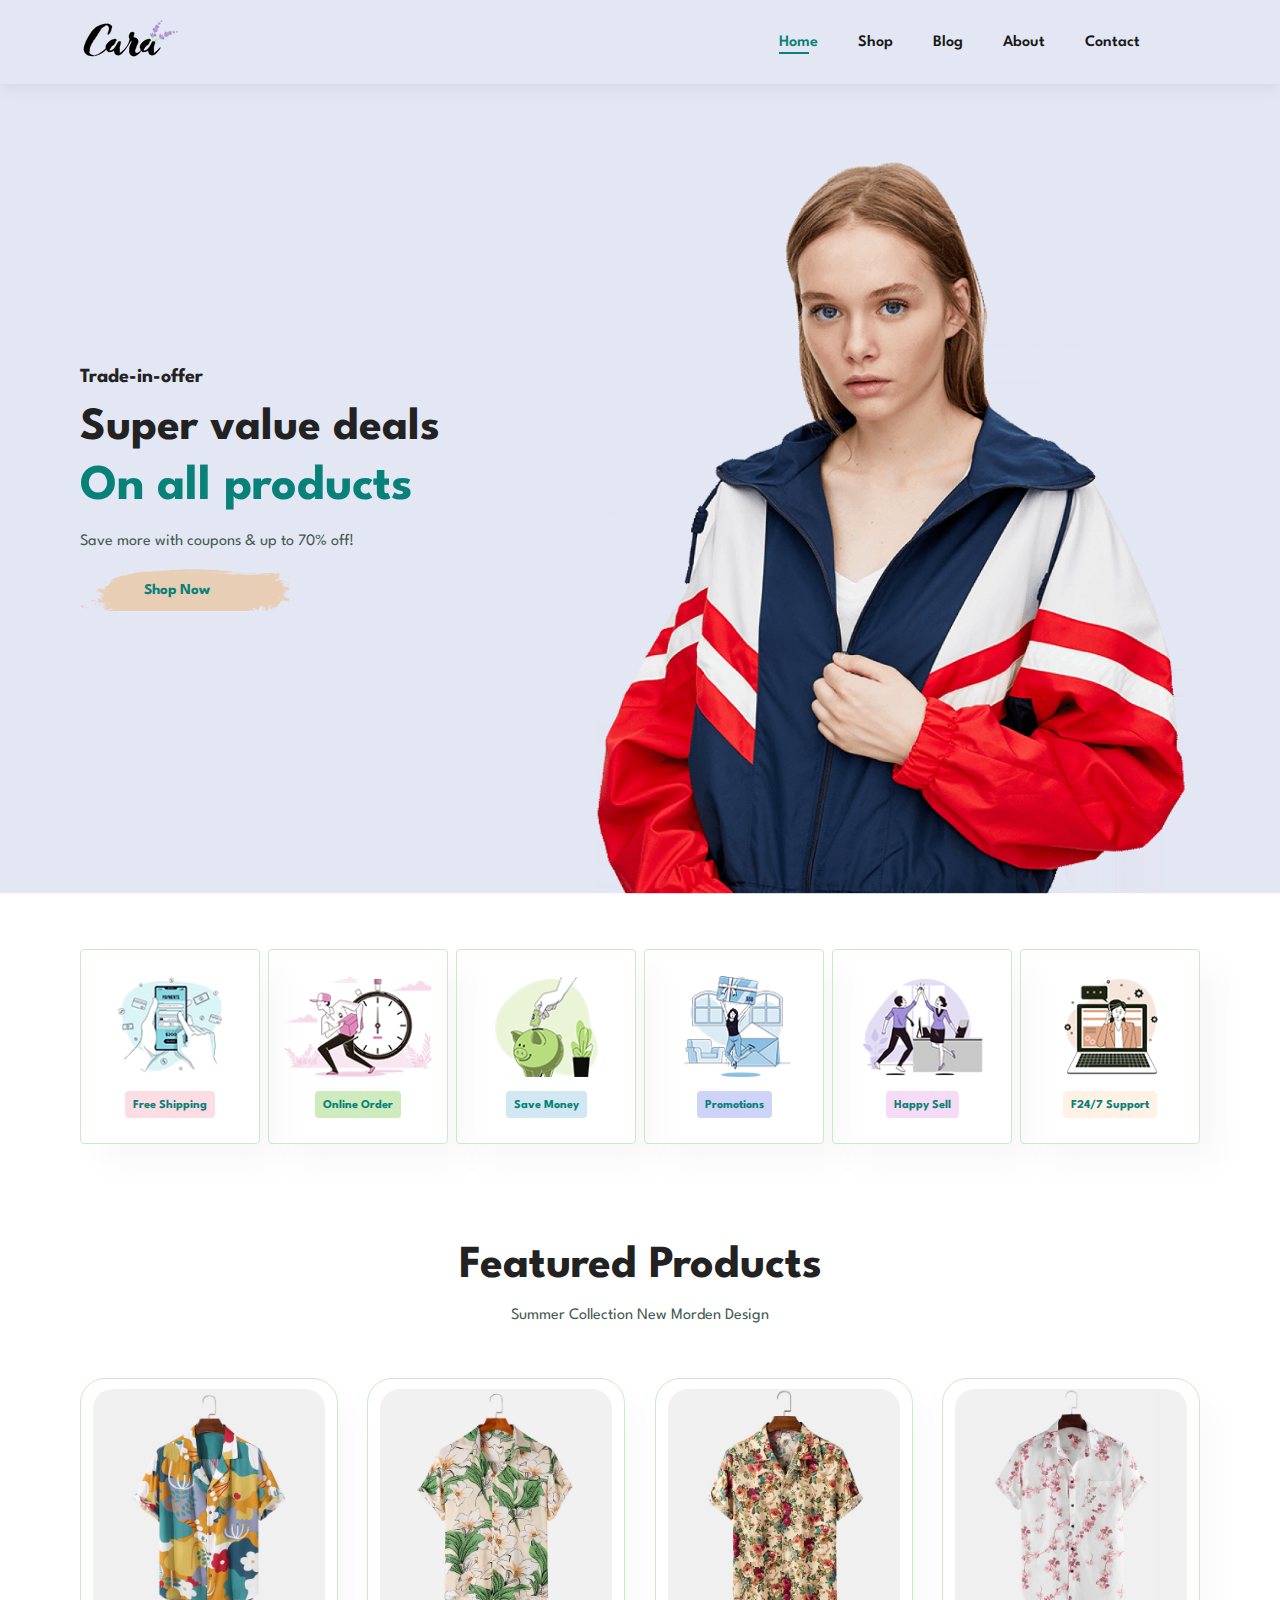
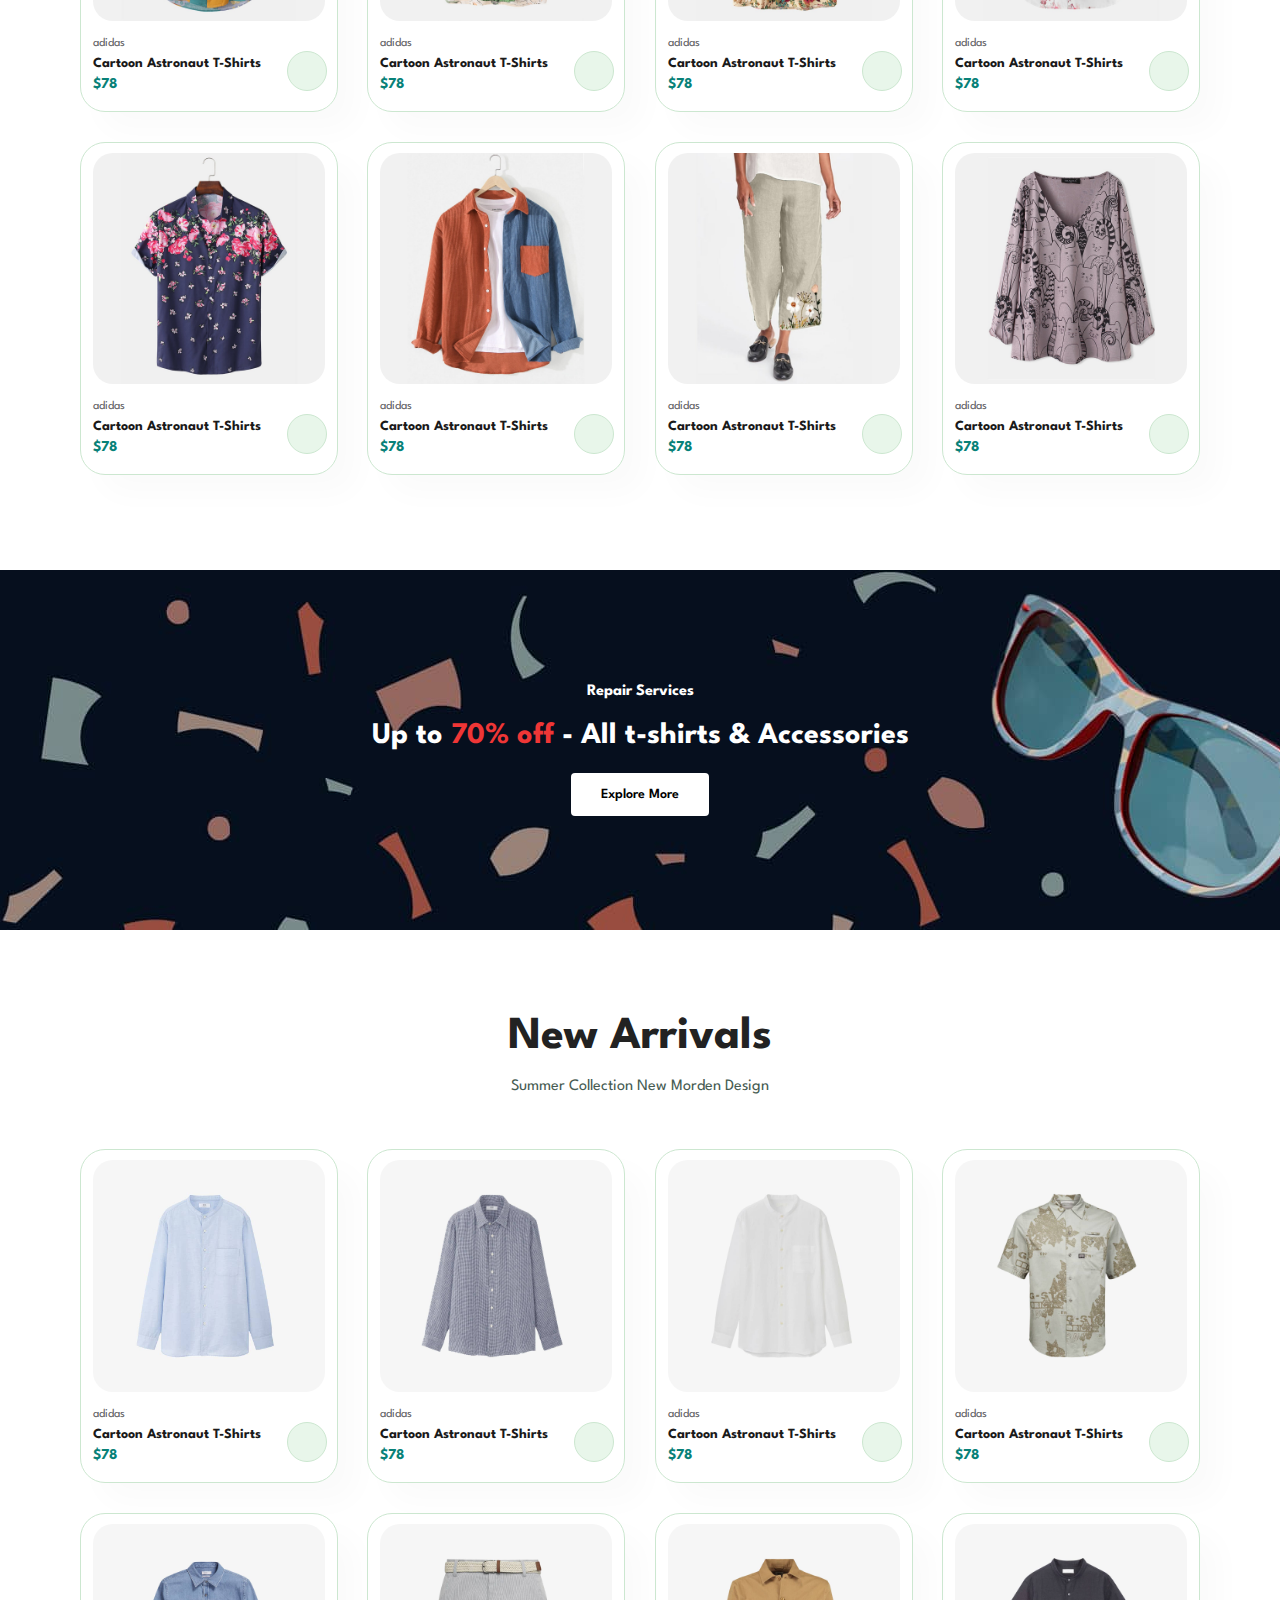
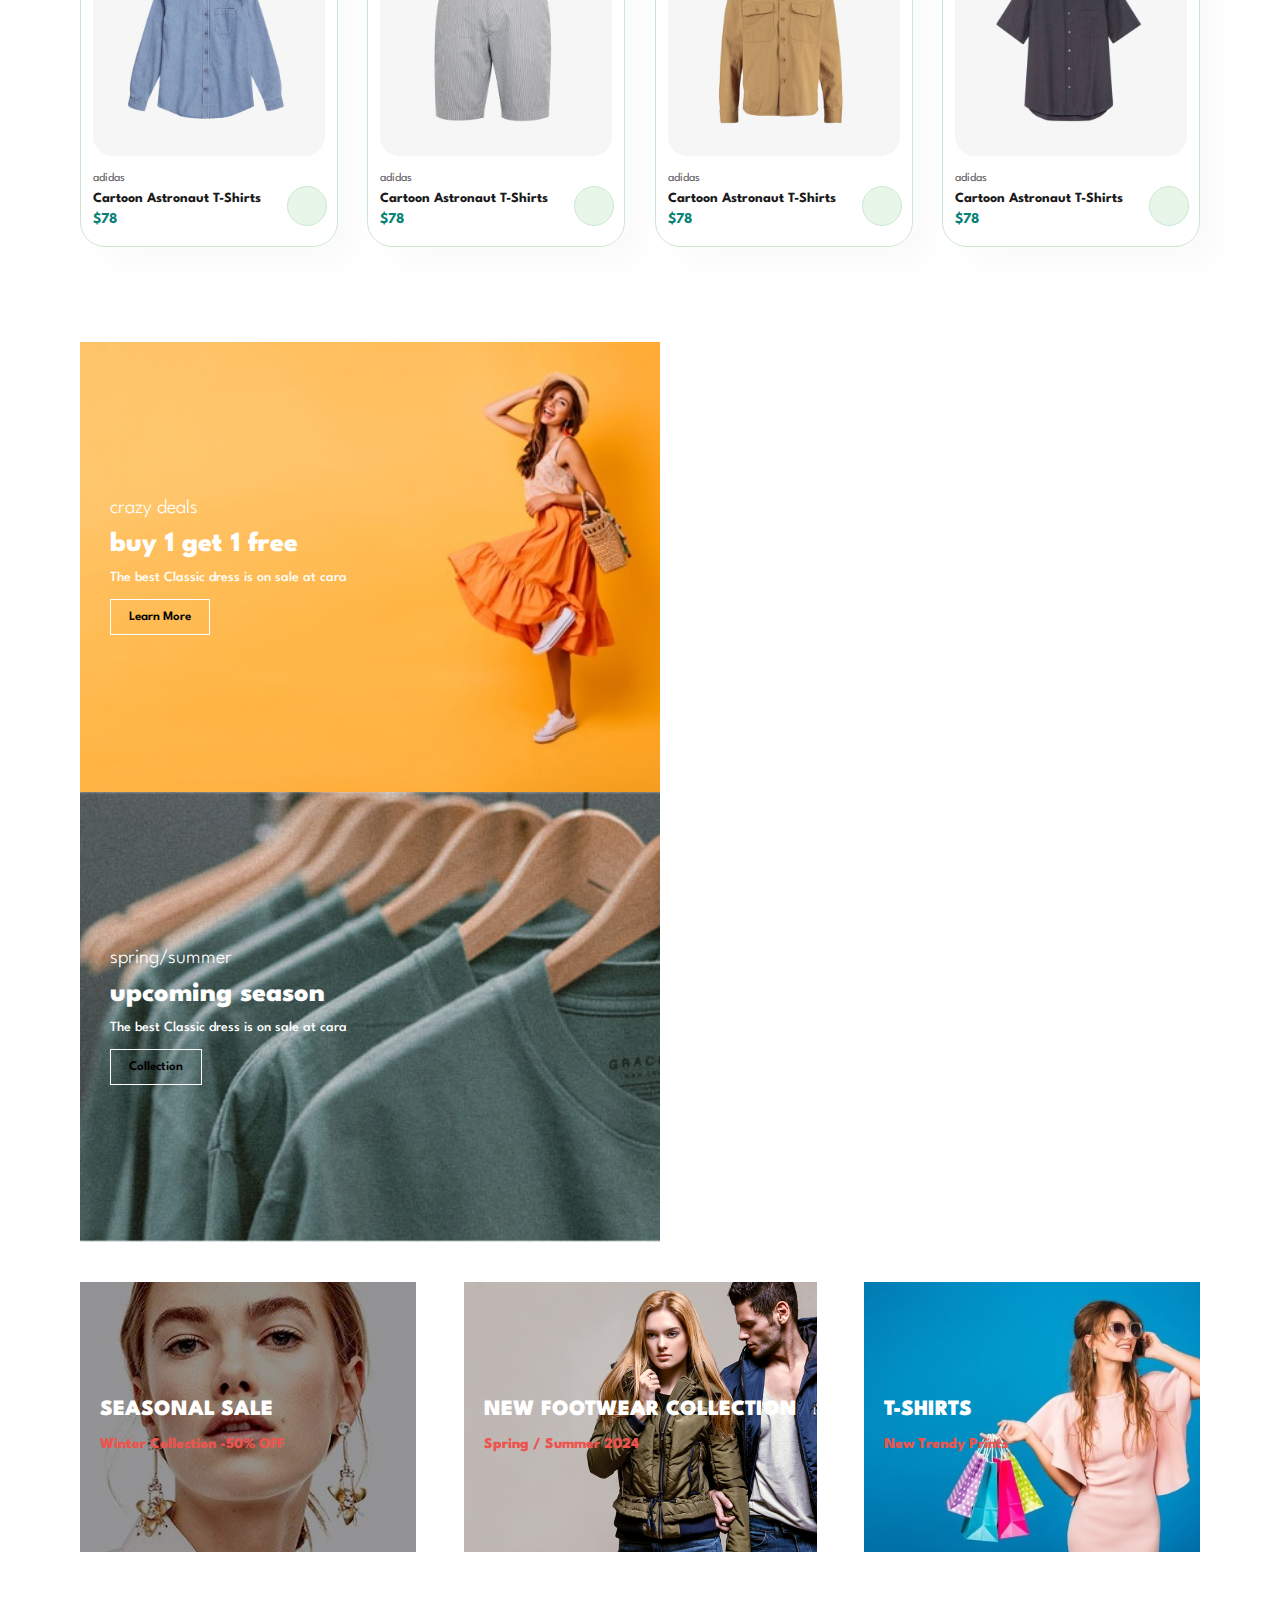
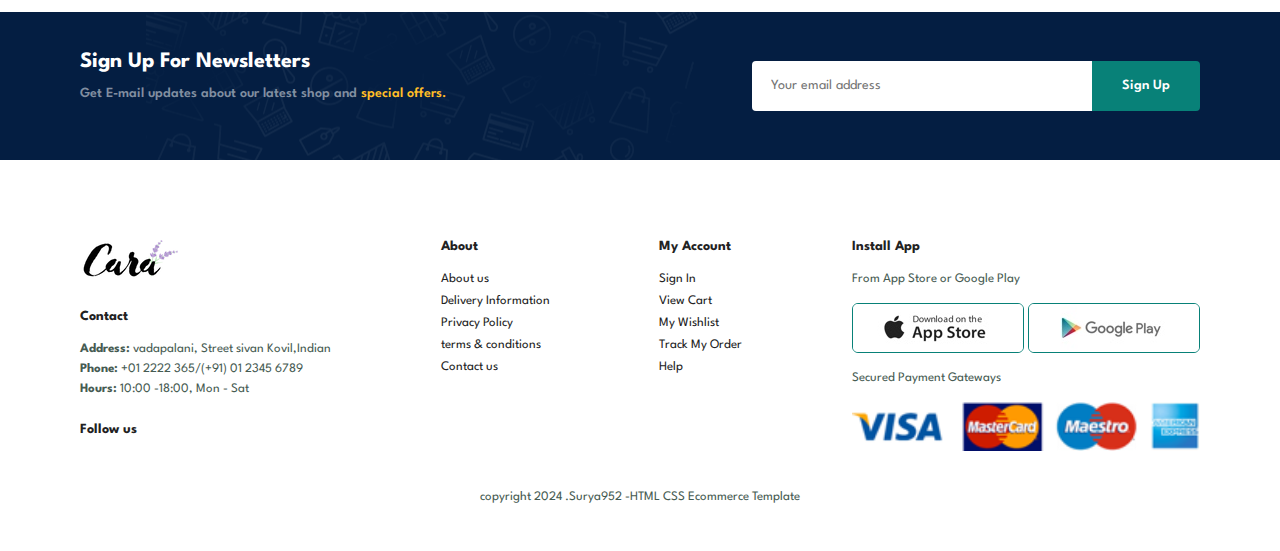
<file: E-commerce/index.html>
<!DOCTYPE html>
<html lang="en">
<head>
    <meta charset="UTF-8">
    <meta name="viewport" content="width=device-width, initial-scale=1.0">
    <title>Surya 952 Ecommerce</title>
    <link rel="stylesheet" href="https://cdnjs.cloudflare.com/ajax/libs/font-awesome/6.7.1/css/all.min.css" integrity="sha512-5Hs3dF2AEPkpNAR7UiOHba+lRSJNeM2ECkwxUIxC1Q/FLycGTbNapWXB4tP889k5T5Ju8fs4b1P5z/iB4nMfSQ==" crossorigin="anonymous" referrerpolicy="no-referrer" />
    <link rel="stylesheet" href="./style.css">
</head>
<body>
    <section id="header">
        <a href="#"><img src="./img/logo.png" class="logo"alt=""></a>
        <div>
            <ul id="navbar">
                <li><a class="active" href="index.html">Home</a></li>
                <li><a href="shop.html">Shop</a></li>
                <li><a href="blog.html">Blog</a></li>
                <li><a href="about.html">About</a></li>
                <li><a href="contact.html">Contact</a></li>
                <li id="lg-bag"><a href="cart.html"><i class="fa-solid fa-cart-shopping"></i></a></li>
                <a href="#" id="close"><i class="fa-solid fa-xmark"></i></a>
            </ul>
        </div>
        <div id="mobile">
            
            <a href="cart.html"><i class="fa-solid fa-cart-shopping"></i></a>
            <i id="bar" class="fas fa-outdent"></i> 

        </div>
    </section>

    <section id="hero">
        <h4>Trade-in-offer</h4>
        <h2>Super value deals</h2>
        <h1>On all products</h1>
        <p>Save more with coupons & up to 70% off!</p>
        <button>Shop Now</button>
    </section>

    <section id="feature" class="section-p1">
        <div class="fe-box">
            <img src="./img/features/f1.png" alt="">
            <h6>Free Shipping</h6>
        </div>
        <div class="fe-box">
            <img src="./img/features/f2.png" alt="">
            <h6>Online Order</h6>
        </div>
        <div class="fe-box">
            <img src="./img/features/f3.png" alt="">
            <h6>Save Money</h6>
        </div>
        <div class="fe-box">
            <img src="./img/features/f4.png" alt="">
            <h6>Promotions</h6>
        </div>
        <div class="fe-box">
            <img src="./img/features/f5.png" alt="">
            <h6>Happy Sell</h6>
        </div>
        <div class="fe-box">
            <img src="./img/features/f6.png" alt="">
            <h6>F24/7 Support</h6>
        </div> 
    </section>

    <section id="product1" class="section-p1">
        <h2>Featured Products</h2>
        <p>Summer Collection New Morden Design</p>
        <div class="pro-container">
            <div class="pro" onclick="window.location.href='sproduct.html';">
                <img src="./img/products/f1.jpg" alt="">
                <div class="des">
                    <span>adidas</span>
                    <h5>Cartoon Astronaut T-Shirts</h5>
                    <div class="star">
                    <i class="fas fa-star"></i>
                    <i class="fas fa-star"></i>
                    <i class="fas fa-star"></i>
                    <i class="fas fa-star"></i>
                    <i class="fas fa-star"></i>
                </div>
                <h4>$78</h4>
            </div>
            <a href="#"><i class="fa-solid fa-cart-shopping cart"></i></a>
            </div>
            <div class="pro" onclick="window.location.href='sproduct.html';">
                <img src="./img/products/f2.jpg" alt="">
                <div class="des">
                    <span>adidas</span>
                    <h5>Cartoon Astronaut T-Shirts</h5>
                    <div class="star">
                    <i class="fas fa-star"></i>
                    <i class="fas fa-star"></i>
                    <i class="fas fa-star"></i>
                    <i class="fas fa-star"></i>
                    <i class="fas fa-star"></i>
                </div>
                <h4>$78</h4>
            </div>
            <a href="#"><i class="fa-solid fa-cart-shopping cart"></i></a>
            </div>
            <div class="pro" onclick="window.location.href='sproduct.html';">
                <img src="./img/products/f3.jpg" alt="">
                <div class="des">
                    <span>adidas</span>
                    <h5>Cartoon Astronaut T-Shirts</h5>
                    <div class="star">
                    <i class="fas fa-star"></i>
                    <i class="fas fa-star"></i>
                    <i class="fas fa-star"></i>
                    <i class="fas fa-star"></i>
                    <i class="fas fa-star"></i>
                </div>
                <h4>$78</h4>
            </div>
            <a href="#"><i class="fa-solid fa-cart-shopping cart"></i></a>
            </div>
            <div class="pro" onclick="window.location.href='sproduct.html';">
                <img src="./img/products/f4.jpg" alt="">
                <div class="des">
                    <span>adidas</span>
                    <h5>Cartoon Astronaut T-Shirts</h5>
                    <div class="star">
                    <i class="fas fa-star"></i>
                    <i class="fas fa-star"></i>
                    <i class="fas fa-star"></i>
                    <i class="fas fa-star"></i>
                    <i class="fas fa-star"></i>
                </div>
                <h4>$78</h4>
            </div>
            <a href="#"><i class="fa-solid fa-cart-shopping cart"></i></a>
            </div>
            <div class="pro" onclick="window.location.href='sproduct.html';">
                <img src="./img/products/f5.jpg" alt="">
                <div class="des">
                    <span>adidas</span>
                    <h5>Cartoon Astronaut T-Shirts</h5>
                    <div class="star">
                    <i class="fas fa-star"></i>
                    <i class="fas fa-star"></i>
                    <i class="fas fa-star"></i>
                    <i class="fas fa-star"></i>
                    <i class="fas fa-star"></i>
                </div>
                <h4>$78</h4>
            </div>
            <a href="#"><i class="fa-solid fa-cart-shopping cart"></i></a>
            </div>
            <div class="pro" onclick="window.location.href='sproduct.html';">
                <img src="./img/products/f6.jpg" alt="">
                <div class="des">
                    <span>adidas</span>
                    <h5>Cartoon Astronaut T-Shirts</h5>
                    <div class="star">
                    <i class="fas fa-star"></i>
                    <i class="fas fa-star"></i>
                    <i class="fas fa-star"></i>
                    <i class="fas fa-star"></i>
                    <i class="fas fa-star"></i>
                </div>
                <h4>$78</h4>
            </div>
            <a href="#"><i class="fa-solid fa-cart-shopping cart"></i></a>
            </div>
            <div class="pro" onclick="window.location.href='sproduct.html';">
                <img src="./img/products/f7.jpg" alt="">
                <div class="des">
                    <span>adidas</span>
                    <h5>Cartoon Astronaut T-Shirts</h5>
                    <div class="star">
                    <i class="fas fa-star"></i>
                    <i class="fas fa-star"></i>
                    <i class="fas fa-star"></i>
                    <i class="fas fa-star"></i>
                    <i class="fas fa-star"></i>
                </div>
                <h4>$78</h4>
            </div>
            <a href="#"><i class="fa-solid fa-cart-shopping cart"></i></a>
            </div>
            <div class="pro" onclick="window.location.href='sproduct.html';">
                <img src="./img/products/f8.jpg" alt="">
                <div class="des">
                    <span>adidas</span>
                    <h5>Cartoon Astronaut T-Shirts</h5>
                    <div class="star">
                    <i class="fas fa-star"></i>
                    <i class="fas fa-star"></i>
                    <i class="fas fa-star"></i>
                    <i class="fas fa-star"></i>
                    <i class="fas fa-star"></i>
                </div>
                <h4>$78</h4>
            </div>
            <a href="#"><i class="fa-solid fa-cart-shopping cart"></i></a>
            </div>
        </div>
    </section>

    <section id="banner" class="section-m1">
        <h4>Repair Services</h4>
        <h2>Up to <span>70% off</span> - All t-shirts & Accessories</h2>
        <button class="normal">Explore More</button>
    </section>

    <section id="product1" class="section-p1">
        <h2>New Arrivals</h2>
        <p>Summer Collection New Morden Design</p>
        <div class="pro-container">
            <div class="pro">
                <img src="./img/products/n1.jpg" alt="">
                <div class="des">
                    <span>adidas</span>
                    <h5>Cartoon Astronaut T-Shirts</h5>
                    <div class="star">
                    <i class="fas fa-star"></i>
                    <i class="fas fa-star"></i>
                    <i class="fas fa-star"></i>
                    <i class="fas fa-star"></i>
                    <i class="fas fa-star"></i>
                </div>
                <h4>$78</h4>
            </div>
            <a href="#"><i class="fa-solid fa-cart-shopping cart"></i></a>
            </div>
            <div class="pro">
                <img src="./img/products/n2.jpg" alt="">
                <div class="des">
                    <span>adidas</span>
                    <h5>Cartoon Astronaut T-Shirts</h5>
                    <div class="star">
                    <i class="fas fa-star"></i>
                    <i class="fas fa-star"></i>
                    <i class="fas fa-star"></i>
                    <i class="fas fa-star"></i>
                    <i class="fas fa-star"></i>
                </div>
                <h4>$78</h4>
            </div>
            <a href="#"><i class="fa-solid fa-cart-shopping cart"></i></a>
            </div>
            <div class="pro">
                <img src="./img/products/n3.jpg" alt="">
                <div class="des">
                    <span>adidas</span>
                    <h5>Cartoon Astronaut T-Shirts</h5>
                    <div class="star">
                    <i class="fas fa-star"></i>
                    <i class="fas fa-star"></i>
                    <i class="fas fa-star"></i>
                    <i class="fas fa-star"></i>
                    <i class="fas fa-star"></i>
                </div>
                <h4>$78</h4>
            </div>
            <a href="#"><i class="fa-solid fa-cart-shopping cart"></i></a>
            </div>
            <div class="pro">
                <img src="./img/products/n4.jpg" alt="">
                <div class="des">
                    <span>adidas</span>
                    <h5>Cartoon Astronaut T-Shirts</h5>
                    <div class="star">
                    <i class="fas fa-star"></i>
                    <i class="fas fa-star"></i>
                    <i class="fas fa-star"></i>
                    <i class="fas fa-star"></i>
                    <i class="fas fa-star"></i>
                </div>
                <h4>$78</h4>
            </div>
            <a href="#"><i class="fa-solid fa-cart-shopping cart"></i></a>
            </div>
            <div class="pro">
                <img src="./img/products/n5.jpg" alt="">
                <div class="des">
                    <span>adidas</span>
                    <h5>Cartoon Astronaut T-Shirts</h5>
                    <div class="star">
                    <i class="fas fa-star"></i>
                    <i class="fas fa-star"></i>
                    <i class="fas fa-star"></i>
                    <i class="fas fa-star"></i>
                    <i class="fas fa-star"></i>
                </div>
                <h4>$78</h4>
            </div>
            <a href="#"><i class="fa-solid fa-cart-shopping cart"></i></a>
            </div>
            <div class="pro">
                <img src="./img/products/n6.jpg" alt="">
                <div class="des">
                    <span>adidas</span>
                    <h5>Cartoon Astronaut T-Shirts</h5>
                    <div class="star">
                    <i class="fas fa-star"></i>
                    <i class="fas fa-star"></i>
                    <i class="fas fa-star"></i>
                    <i class="fas fa-star"></i>
                    <i class="fas fa-star"></i>
                </div>
                <h4>$78</h4>
            </div>
            <a href="#"><i class="fa-solid fa-cart-shopping cart"></i></a>
            </div>
            <div class="pro">
                <img src="./img/products/n7.jpg" alt="">
                <div class="des">
                    <span>adidas</span>
                    <h5>Cartoon Astronaut T-Shirts</h5>
                    <div class="star">
                    <i class="fas fa-star"></i>
                    <i class="fas fa-star"></i>
                    <i class="fas fa-star"></i>
                    <i class="fas fa-star"></i>
                    <i class="fas fa-star"></i>
                </div>
                <h4>$78</h4>
            </div>
            <a href="#"><i class="fa-solid fa-cart-shopping cart"></i></a>
            </div>
            <div class="pro">
                <img src="./img/products/n8.jpg" alt="">
                <div class="des">
                    <span>adidas</span>
                    <h5>Cartoon Astronaut T-Shirts</h5>
                    <div class="star">
                    <i class="fas fa-star"></i>
                    <i class="fas fa-star"></i>
                    <i class="fas fa-star"></i>
                    <i class="fas fa-star"></i>
                    <i class="fas fa-star"></i>
                </div>
                <h4>$78</h4>
            </div>
            <a href="#"><i class="fa-solid fa-cart-shopping cart"></i></a>
            </div>
        </div>
    </section>

    <section id="sm-banner" class="section-p1">
        <div class="banner-box">
            <h4>crazy deals</h4>
            <h2>buy 1 get 1 free</h2>
            <span>The best Classic dress is on sale at cara</span>
            <button class="white">Learn More</button>
        </div>
        <div class="banner-box banner-box2">
            <h4>spring/summer</h4>
            <h2>upcoming season</h2>
            <span>The best Classic dress is on sale at cara</span>
            <button class="white">Collection</button>
        </div>
    </section>

    <section id="banner3">
        <div class="banner-box">
            <h2>SEASONAL SALE</h2>
            <h3>Winter Collection -50% OFF </h3>
        </div>
        <div class="banner-box banner-box2">
            <h2>NEW FOOTWEAR COLLECTION</h2>
            <h3>Spring / Summer 2024 </h3>
        </div>
        <div class="banner-box banner-box3">
            <h2>T-SHIRTS</h2>
            <h3>New Trendy Prints</h3>
        </div>

    </section>

    <section id="newsletter" class="section-p1 section-m1">
        <div class="newstext">
            <h4>Sign Up For Newsletters</h4>
            <p>Get E-mail updates about our latest shop and <span>special offers.</span></p>
        </div>
        <div class="form">
            <input type="text" placeholder="Your email address">
            <button class="normal">Sign Up</button>
        </div>
    </section>

    <footer class="section-p1">
        <div class="col">
            <img class="logo"  src="./img/logo.png" alt="" width="140">
            <h4>Contact</h4>
            <p><strong>Address:</strong>  vadapalani, Street sivan Kovil,Indian</p>
            <p><strong>Phone: </strong> +01 2222 365/(+91) 01 2345 6789</p>
            <p><Strong>Hours: </Strong> 10:00 -18:00, Mon - Sat</p>
            
                <div class="follow">
                    <h4>Follow us</h4>
                    <div class="icon">
                        <i class="fab fa-facebook-f"></i>
                        <i class="fab fa-twitter"></i>
                        <i class="fab fa-instagram"></i>
                        <i class="fab fa-pinterest"></i>
                        <i class="fab fa-youtube"></i>
                </div>
            </div>
        </div>
        <div class="col">
            <h4>About</h4>
            <a href="#">About us</a>
            <a href="#">Delivery Information</a>
            <a href="#">Privacy Policy</a>
            <a href="#">terms & conditions</a>
            <a href="#">Contact us</a>

        </div>
        <div class="col">
            <h4>My Account</h4>
            <a href="#">Sign In</a>
            <a href="#">View Cart</a>
            <a href="#">My Wishlist</a>
            <a href="#">Track My Order</a>
            <a href="#">Help</a>

        </div>
        <div class="col install">
            <h4>Install App</h4>
            <p>From App Store or Google Play</p>
            <div class="row">
                <img src="./img/pay/app.jpg" alt="">
                <img src="./img/pay/play.jpg" alt="">

            </div>
            <p>Secured Payment Gateways</p>
            <img src="./img/pay/pay.png" alt="">
        </div>


        <div class="copyright">
            <p>copyright 2024 .Surya952 -HTML CSS Ecommerce Template</p>
        </div>
        
    </footer>



    
    <script src="script.js"></script>
    
</body>
</html>
</file>
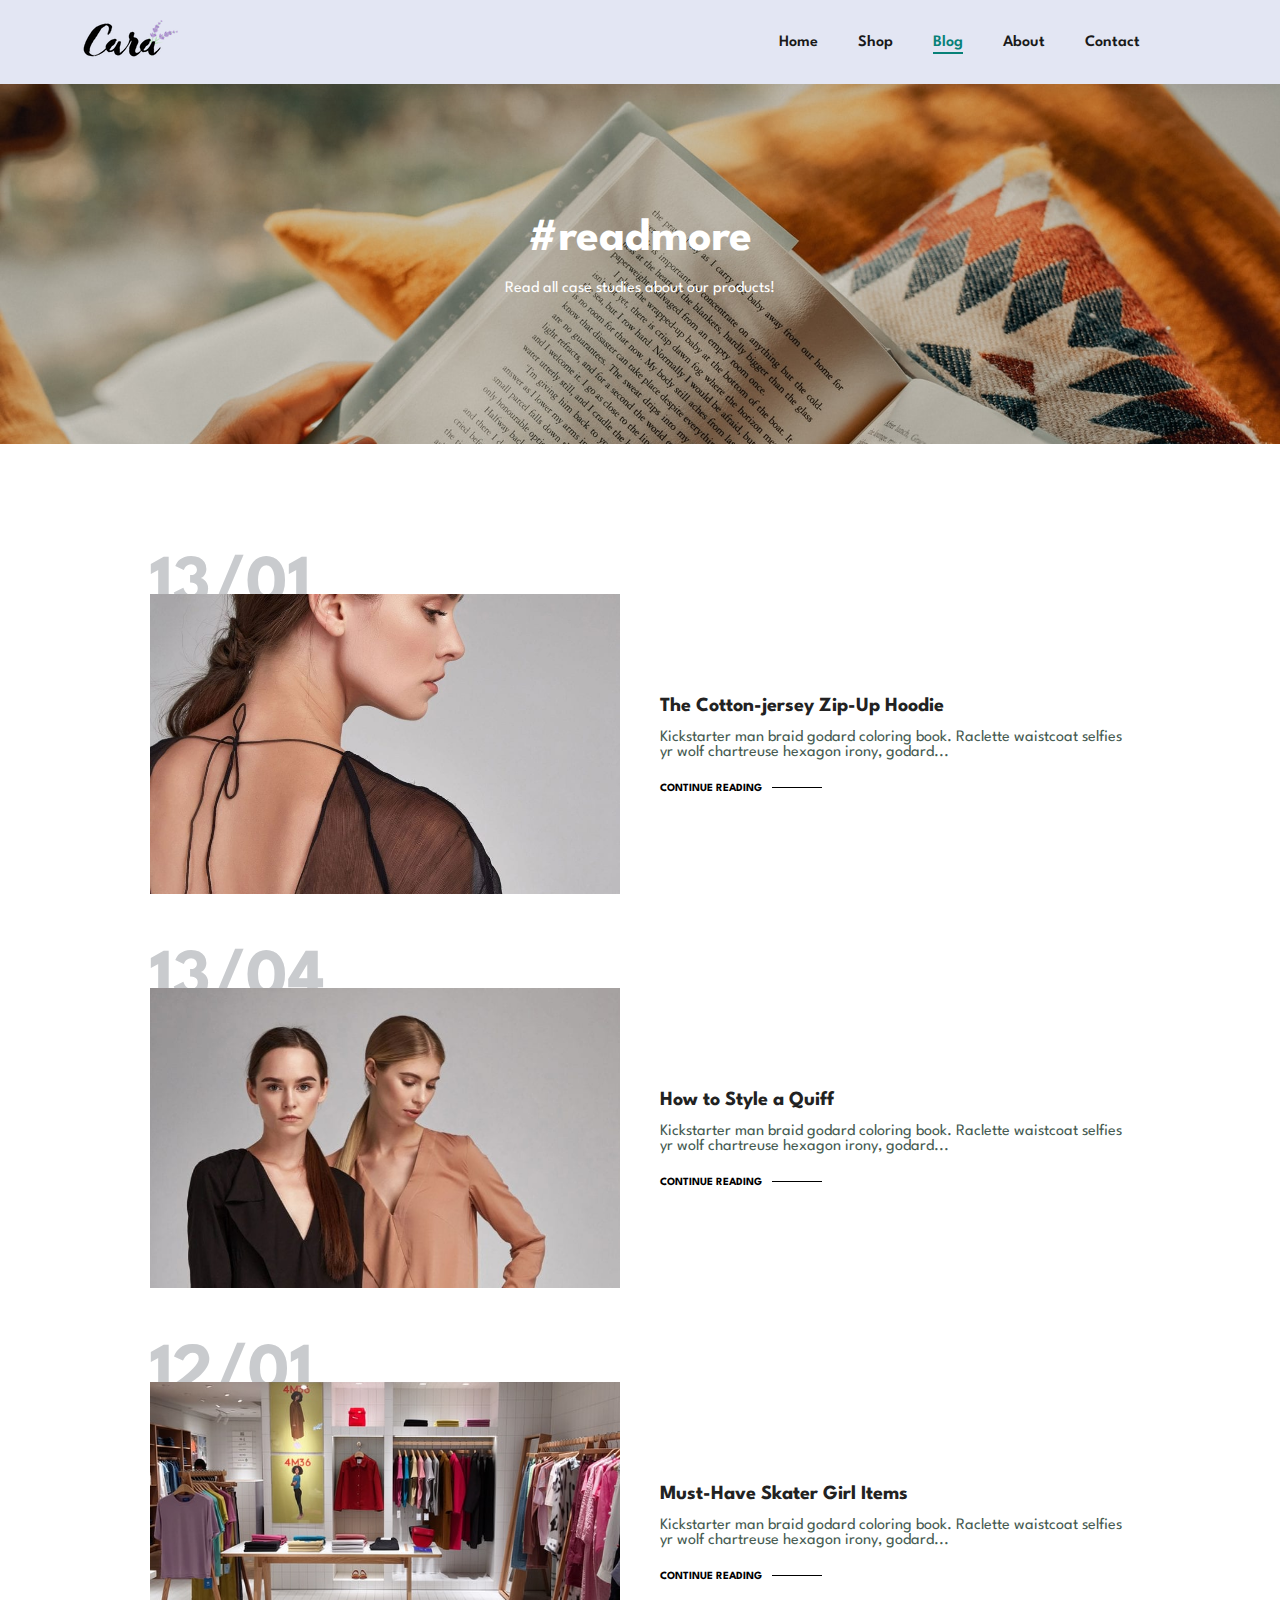
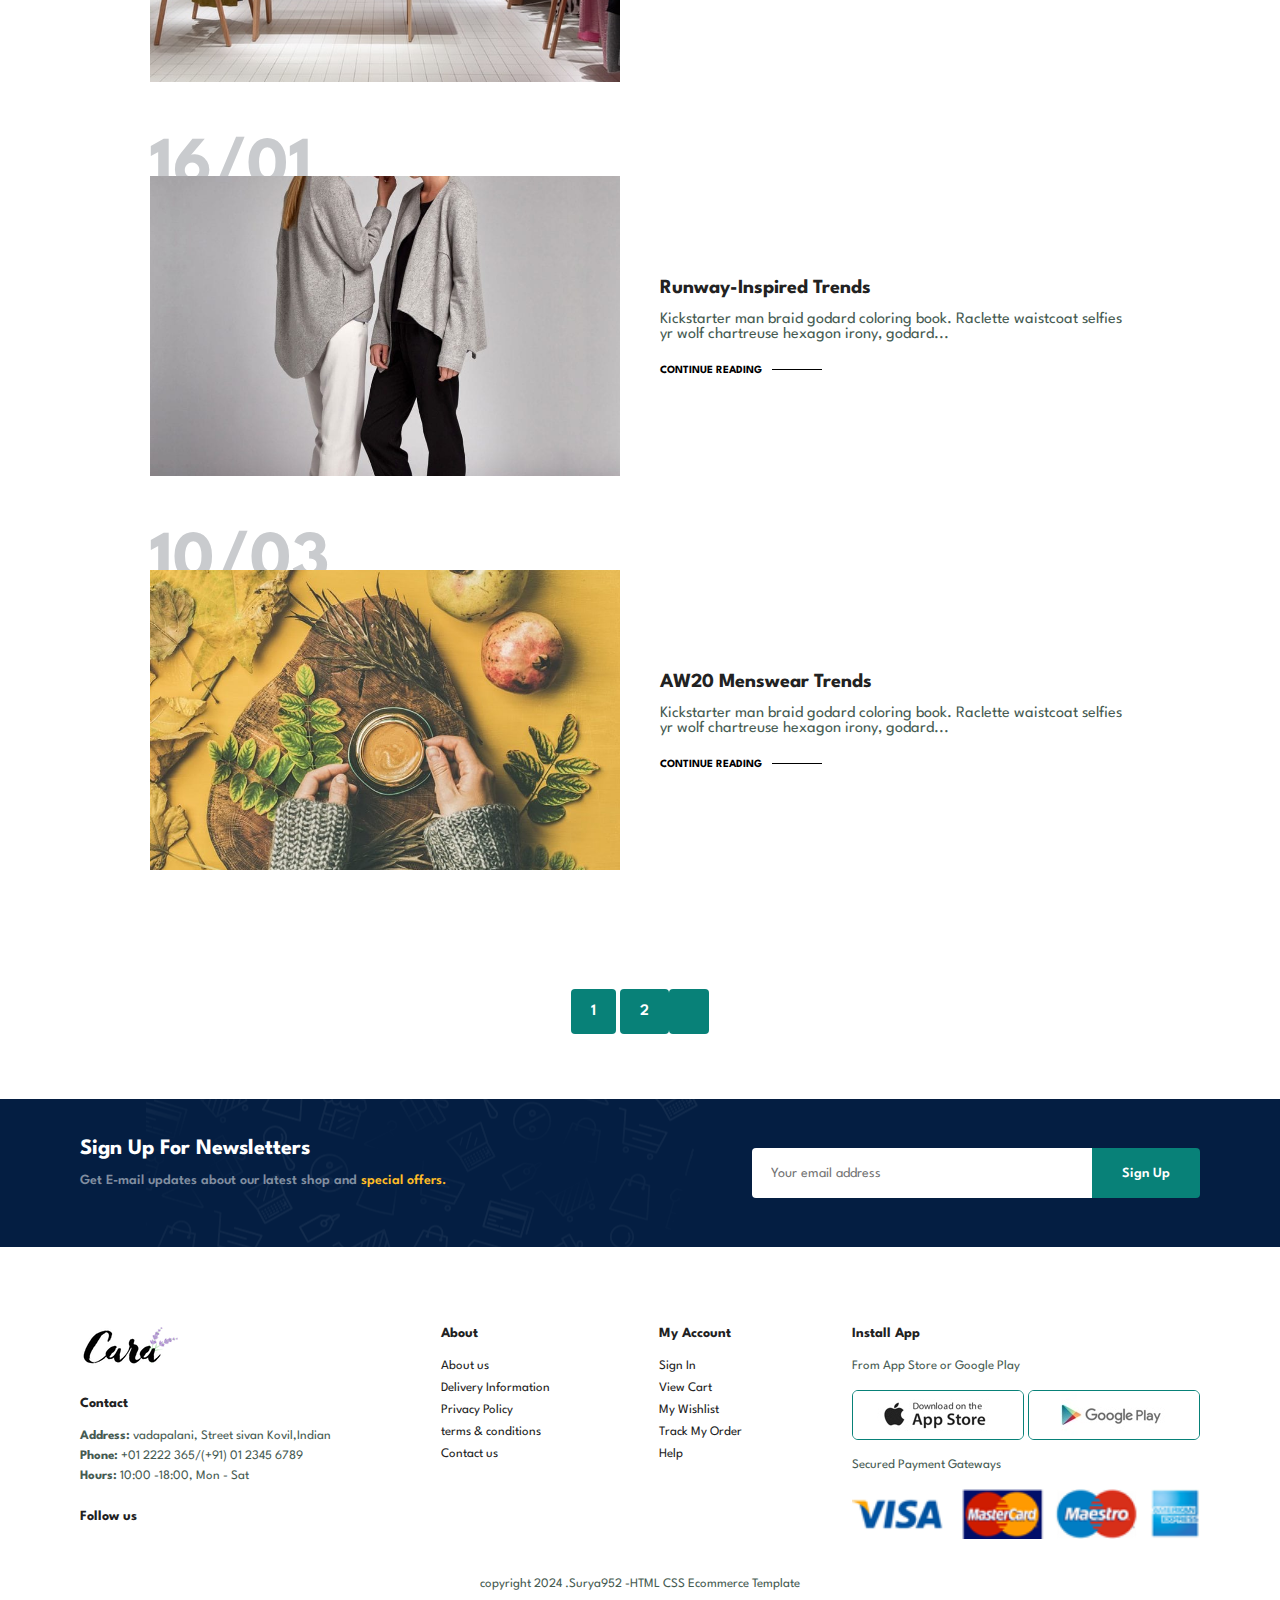
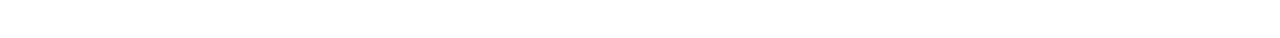
<file: E-commerce/blog.html>
<!DOCTYPE html>
<html lang="en">
<head>
    <meta charset="UTF-8">
    <meta name="viewport" content="width=device-width, initial-scale=1.0">
    <title>Surya 952 Ecommerce</title>
    <link rel="stylesheet" href="https://cdnjs.cloudflare.com/ajax/libs/font-awesome/6.7.1/css/all.min.css" integrity="sha512-5Hs3dF2AEPkpNAR7UiOHba+lRSJNeM2ECkwxUIxC1Q/FLycGTbNapWXB4tP889k5T5Ju8fs4b1P5z/iB4nMfSQ==" crossorigin="anonymous" referrerpolicy="no-referrer" />
    <link rel="stylesheet" href="./style.css">
</head>
<body>
    <section id="header">
        <a href="#"><img src="./img/logo.png" class="logo"alt=""></a>
        <div>
            <ul id="navbar">
                <li><a href="index.html">Home</a></li>
                <li><a href="shop.html">Shop</a></li>
                <li><a class="active" href="blog.html">Blog</a></li>
                <li><a href="about.html">About</a></li>
                <li><a href="contact.html">Contact</a></li>
                <li id="lg-bag"><a href="cart.html"><i class="fa-solid fa-cart-shopping"></i></a></li>
                <a href="#" id="close"><i class="fa-solid fa-xmark"></i></a>
            </ul>
        </div>
        <div id="mobile">
            
            <a href="cart.html"><i class="fa-solid fa-cart-shopping"></i></a>
            <i id="bar" class="fas fa-outdent"></i> 

        </div>
    </section>

    <section id="page-header" class="blog-header">
        
        <h2>#readmore</h2>
        
        <p>Read all case studies about our products!</p>
        
    </section>

    <section id="blog">
        <div class="blog-box">
            <div class="blog-img">
                <img src="./img/blog/b1.jpg" alt="">
            </div>
            <div class="blog-details">
                <h4>The Cotton-jersey Zip-Up Hoodie</h4>
                <p>Kickstarter man braid godard coloring book. Raclette waistcoat selfies yr 
                    wolf chartreuse hexagon irony, godard...</p>
                    <a href="#">CONTINUE READING</a>
            </div>
            <h1>13/01</h1>
        </div>
        <div class="blog-box">
            <div class="blog-img">
                <img src="./img/blog/b2.jpg" alt="">
            </div>
            <div class="blog-details">
                <h4>How to Style a Quiff</h4>
                <p>Kickstarter man braid godard coloring book. Raclette waistcoat selfies yr 
                    wolf chartreuse hexagon irony, godard...</p>
                    <a href="#">CONTINUE READING</a>
            </div>
            <h1>13/04</h1>
        </div>
        <div class="blog-box">
            <div class="blog-img">
                <img src="./img/blog/b3.jpg" alt="">
            </div>
            <div class="blog-details">
                <h4>Must-Have Skater Girl Items</h4>
                <p>Kickstarter man braid godard coloring book. Raclette waistcoat selfies yr 
                    wolf chartreuse hexagon irony, godard...</p>
                    <a href="#">CONTINUE READING</a>
            </div>
            <h1>12/01</h1>
        </div>
        <div class="blog-box">
            <div class="blog-img">
                <img src="./img/blog/b4.jpg" alt="">
            </div>
            <div class="blog-details">
                <h4>Runway-Inspired Trends</h4>
                <p>Kickstarter man braid godard coloring book. Raclette waistcoat selfies yr 
                    wolf chartreuse hexagon irony, godard...</p>
                    <a href="#">CONTINUE READING</a>
            </div>
            <h1>16/01</h1>
        </div>
        <div class="blog-box">
            <div class="blog-img">
                <img src="./img/blog/b6.jpg" alt="">
            </div>
            <div class="blog-details">
                <h4>AW20 Menswear Trends</h4>
                <p>Kickstarter man braid godard coloring book. Raclette waistcoat selfies yr 
                    wolf chartreuse hexagon irony, godard...</p>
                    <a href="#">CONTINUE READING</a>
            </div>
            <h1>10/03</h1>
        </div>
    </section>

    

    <section id="pagination" class="section-p1">
        <a href="#">1</a>
        <a href="#">2</a>
        <a href="#"><i class="fa-solid fa-arrow-right"></i></a>
    </section>
        

    

    <section id="newsletter" class="section-p1 section-m1">
        <div class="newstext">
            <h4>Sign Up For Newsletters</h4>
            <p>Get E-mail updates about our latest shop and <span>special offers.</span></p>
        </div>
        <div class="form">
            <input type="text" placeholder="Your email address">
            <button class="normal">Sign Up</button>
        </div>
    </section>

    <footer class="section-p1">
        <div class="col">
            <img class="logo"  src="./img/logo.png" alt="" width="140">
            <h4>Contact</h4>
            <p><strong>Address:</strong>  vadapalani, Street sivan Kovil,Indian</p>
            <p><strong>Phone: </strong> +01 2222 365/(+91) 01 2345 6789</p>
            <p><Strong>Hours: </Strong> 10:00 -18:00, Mon - Sat</p>
            
                <div class="follow">
                    <h4>Follow us</h4>
                    <div class="icon">
                        <i class="fab fa-facebook-f"></i>
                        <i class="fab fa-twitter"></i>
                        <i class="fab fa-instagram"></i>
                        <i class="fab fa-pinterest"></i>
                        <i class="fab fa-youtube"></i>
                </div>
            </div>
        </div>
        <div class="col">
            <h4>About</h4>
            <a href="#">About us</a>
            <a href="#">Delivery Information</a>
            <a href="#">Privacy Policy</a>
            <a href="#">terms & conditions</a>
            <a href="#">Contact us</a>

        </div>
        <div class="col">
            <h4>My Account</h4>
            <a href="#">Sign In</a>
            <a href="#">View Cart</a>
            <a href="#">My Wishlist</a>
            <a href="#">Track My Order</a>
            <a href="#">Help</a>

        </div>
        <div class="col install">
            <h4>Install App</h4>
            <p>From App Store or Google Play</p>
            <div class="row">
                <img src="./img/pay/app.jpg" alt="">
                <img src="./img/pay/play.jpg" alt="">

            </div>
            <p>Secured Payment Gateways</p>
            <img src="./img/pay/pay.png" alt="">
        </div>


        <div class="copyright">
            <p>copyright 2024 .Surya952 -HTML CSS Ecommerce Template</p>
        </div>
        
    </footer>



    
    <script src="script.js"></script>
    
</body>
</html>
</file>
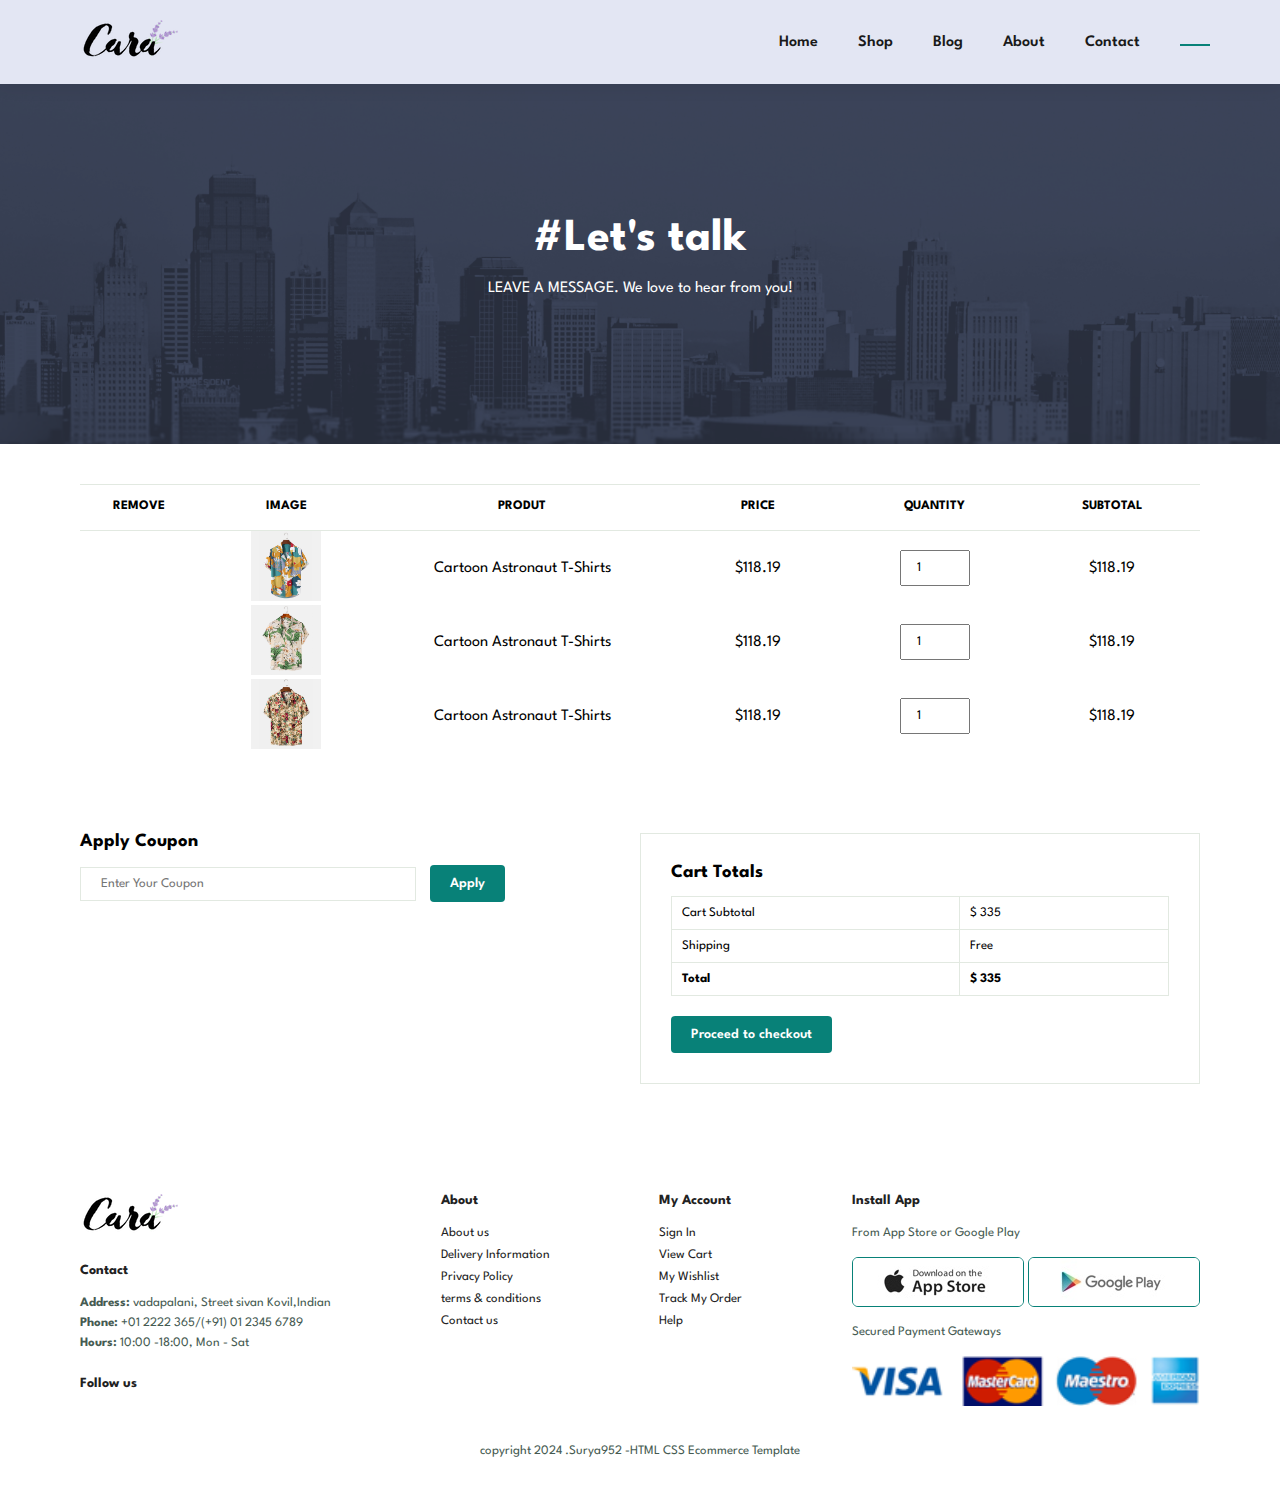
<file: E-commerce/cart.html>
<!DOCTYPE html>
<html lang="en">
<head>
    <meta charset="UTF-8">
    <meta name="viewport" content="width=device-width, initial-scale=1.0">
    <title>Surya 952 Ecommerce</title>
    <link rel="stylesheet" href="https://cdnjs.cloudflare.com/ajax/libs/font-awesome/6.7.1/css/all.min.css" integrity="sha512-5Hs3dF2AEPkpNAR7UiOHba+lRSJNeM2ECkwxUIxC1Q/FLycGTbNapWXB4tP889k5T5Ju8fs4b1P5z/iB4nMfSQ==" crossorigin="anonymous" referrerpolicy="no-referrer" />
    <link rel="stylesheet" href="./style.css">
</head>
<body>
    <section id="header">
        <a href="#"><img src="./img/logo.png" class="logo"alt=""></a>
        <div>
            <ul id="navbar">
                <li><a href="index.html">Home</a></li>
                <li><a href="shop.html">Shop</a></li>
                <li><a href="blog.html">Blog</a></li>
                <li><a href="about.html">About</a></li>
                <li><a  href="contact.html">Contact</a></li>
                <li id="lg-bag"><a class="active" href="cart.html"><i class="fa-solid fa-cart-shopping"></i></a></li>
                <a href="#" id="close"><i class="fa-solid fa-xmark"></i></a>
            </ul>
        </div>
        <div id="mobile">
            
            <a href="cart.html"><i class="fa-solid fa-cart-shopping"></i></a>
            <i id="bar" class="fas fa-outdent"></i> 

        </div>
    </section>

    <section id="page-header" class="about-header">
        
        <h2>#Let's talk</h2>
        
        <p>LEAVE  A MESSAGE. We love to hear from you!</p>
        
    </section>

    <section id="cart"class="section-p1">
        <table width="100%" >
            <thead>
                <tr>
                    <td>Remove</td>
                    <td>Image</td>
                    <td>Produt</td>
                    <td>Price</td>
                    <td>Quantity</td>
                    <td>Subtotal</td>
                </tr>
            </thead> 
            <tbody>
                 <tr>
                    <td><a href="#"><i class="fa-solid fa-circle-xmark"></i></a></td>
                    <td><img src="./img/products/f1.jpg" alt=""></td>
                    <td>Cartoon Astronaut T-Shirts</td>
                    <td>$118.19</td>
                    <td><input type="number" value="1"></td>
                    <td>$118.19</td>
                 </tr>
                 <tr>
                    <td><a href="#"><i class="fa-solid fa-circle-xmark"></i></a></td>
                    <td><img src="./img/products/f2.jpg" alt=""></td>
                    <td>Cartoon Astronaut T-Shirts</td>
                    <td>$118.19</td>
                    <td><input type="number" value="1"></td>
                    <td>$118.19</td>
                 </tr>
                 <tr>
                    <td><a href="#"><i class="fa-solid fa-circle-xmark"></i></a></td>
                    <td><img src="./img/products/f3.jpg" alt=""></td>
                    <td>Cartoon Astronaut T-Shirts</td>
                    <td>$118.19</td>
                    <td><input type="number" value="1"></td>
                    <td>$118.19</td>
                 </tr>
            </tbody>
        </table>

    </section>
    
    <section id="cart-add" class="section-p1">
        <div id="coupon">
            <h3>Apply Coupon</h3>
            <div>
                <input type="text" placeholder="Enter Your Coupon">
                <button class="normal">Apply</button>
            </div>
        </div>
        <div id="subtotal">
        <h3>Cart Totals</h3>
        <table>
            <tr>
                <td>Cart Subtotal</td>
                <td>$ 335</td>
            </tr>
            <tr>
                <td>Shipping</td>
                <td>Free</td>
            </tr>
            <tr>
                <td><strong>Total</strong></td>
                <td><strong>$ 335</strong></td>
            </tr>
        </table>
        <button class="normal">Proceed to checkout</button>
    </div>



    </section>

    
    <footer class="section-p1">
        <div class="col">
            <img class="logo"  src="./img/logo.png" alt="" width="140">
            <h4>Contact</h4>
            <p><strong>Address:</strong>  vadapalani, Street sivan Kovil,Indian</p>
            <p><strong>Phone: </strong> +01 2222 365/(+91) 01 2345 6789</p>
            <p><Strong>Hours: </Strong> 10:00 -18:00, Mon - Sat</p>
            
                <div class="follow">
                    <h4>Follow us</h4>
                    <div class="icon">
                        <i class="fab fa-facebook-f"></i>
                        <i class="fab fa-twitter"></i>
                        <i class="fab fa-instagram"></i>
                        <i class="fab fa-pinterest"></i>
                        <i class="fab fa-youtube"></i>
                </div>
            </div>
        </div>
        <div class="col">
            <h4>About</h4>
            <a href="#">About us</a>
            <a href="#">Delivery Information</a>
            <a href="#">Privacy Policy</a>
            <a href="#">terms & conditions</a>
            <a href="#">Contact us</a>

        </div>
        <div class="col">
            <h4>My Account</h4>
            <a href="#">Sign In</a>
            <a href="#">View Cart</a>
            <a href="#">My Wishlist</a>
            <a href="#">Track My Order</a>
            <a href="#">Help</a>

        </div>
        <div class="col install">
            <h4>Install App</h4>
            <p>From App Store or Google Play</p>
            <div class="row">
                <img src="./img/pay/app.jpg" alt="">
                <img src="./img/pay/play.jpg" alt="">

            </div>
            <p>Secured Payment Gateways</p>
            <img src="./img/pay/pay.png" alt="">
        </div>


        <div class="copyright">
            <p>copyright 2024 .Surya952 -HTML CSS Ecommerce Template</p>
        </div>
        
    </footer>



    
    <script src="script.js"></script>
    
</body>
</html>
</file>
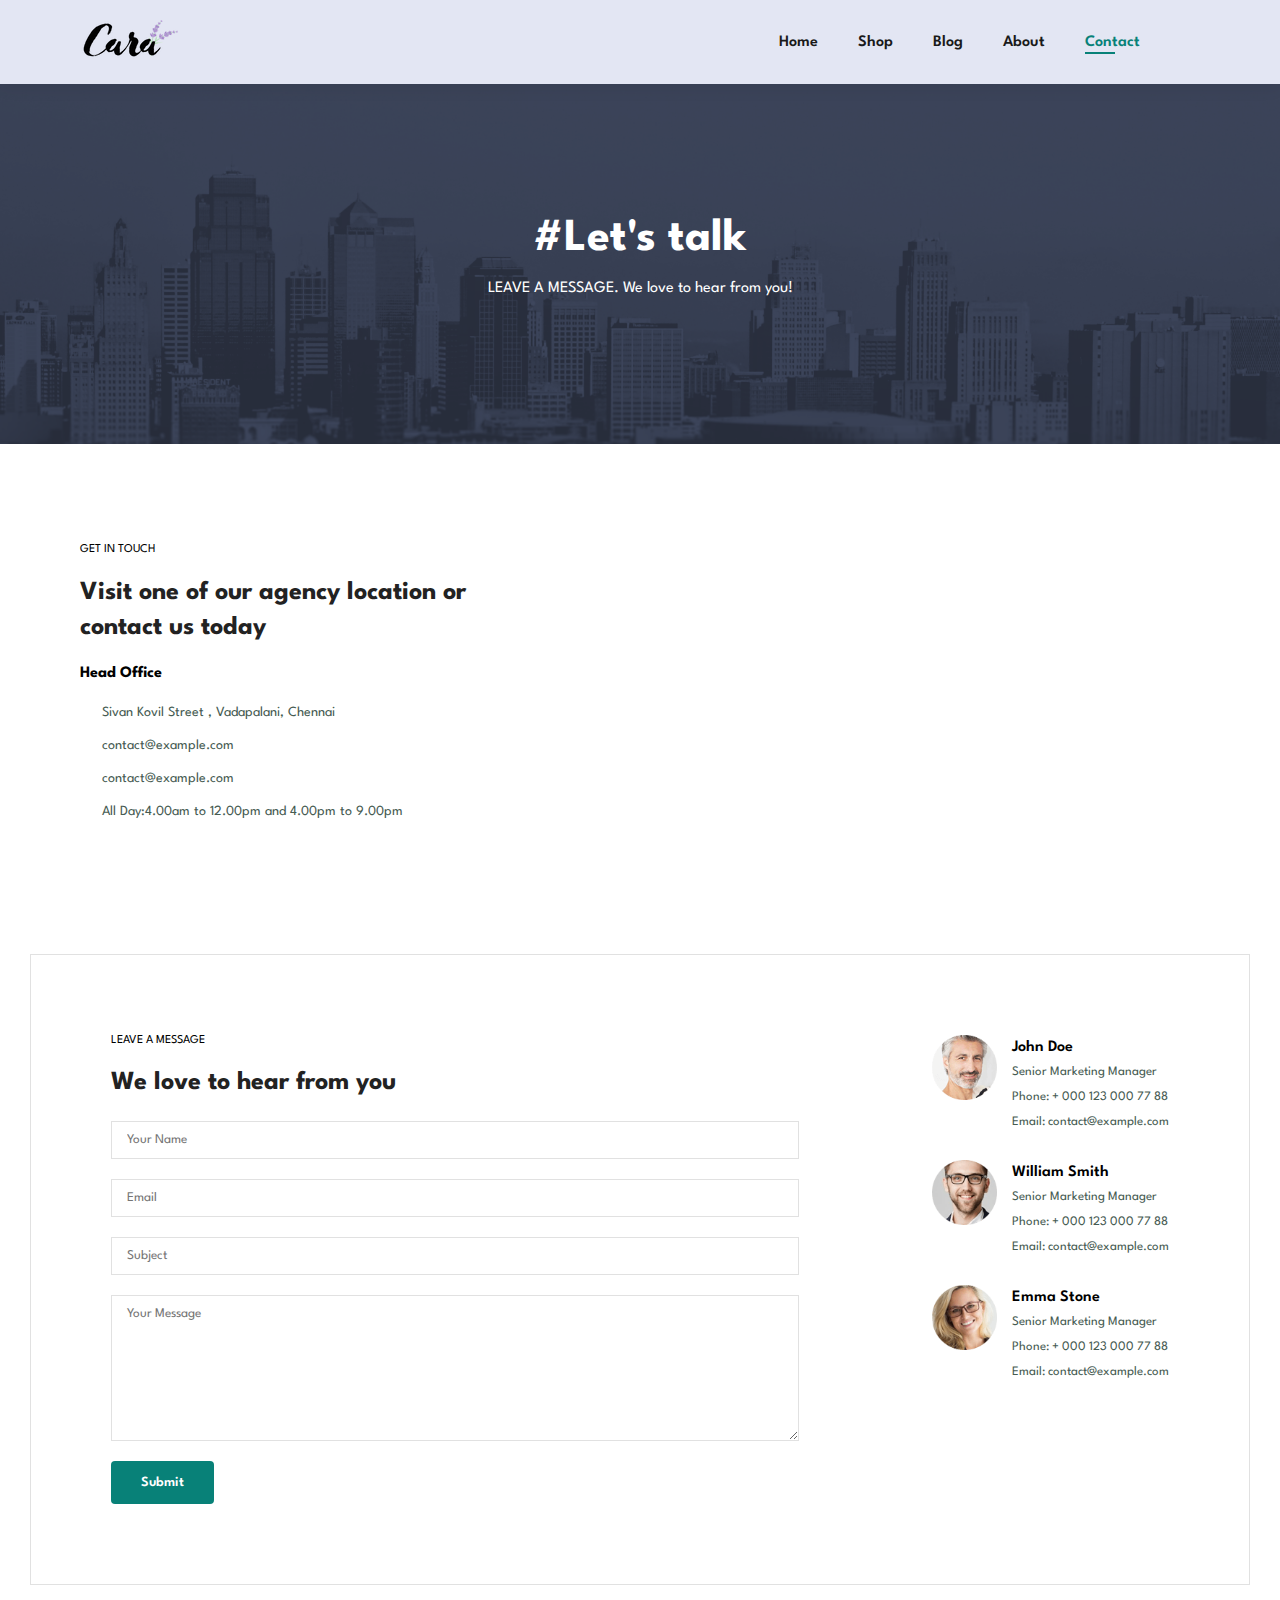
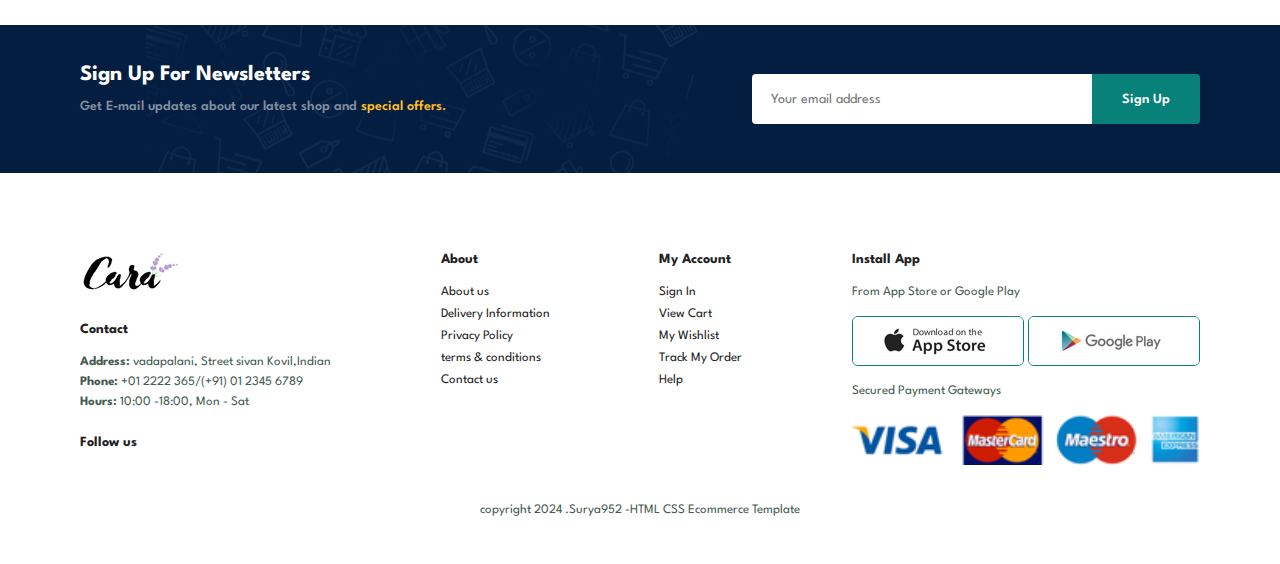
<file: E-commerce/contact.html>
<!DOCTYPE html>
<html lang="en">
<head>
    <meta charset="UTF-8">
    <meta name="viewport" content="width=device-width, initial-scale=1.0">
    <title>Surya 952 Ecommerce</title>
    <link rel="stylesheet" href="https://cdnjs.cloudflare.com/ajax/libs/font-awesome/6.7.1/css/all.min.css" integrity="sha512-5Hs3dF2AEPkpNAR7UiOHba+lRSJNeM2ECkwxUIxC1Q/FLycGTbNapWXB4tP889k5T5Ju8fs4b1P5z/iB4nMfSQ==" crossorigin="anonymous" referrerpolicy="no-referrer" />
    <link rel="stylesheet" href="./style.css">
</head>
<body>
    <section id="header">
        <a href="#"><img src="./img/logo.png" class="logo"alt=""></a>
        <div>
            <ul id="navbar">
                <li><a href="index.html">Home</a></li>
                <li><a href="shop.html">Shop</a></li>
                <li><a href="blog.html">Blog</a></li>
                <li><a href="about.html">About</a></li>
                <li><a class="active"  href="contact.html">Contact</a></li>
                <li id="lg-bag"><a href="cart.html"><i class="fa-solid fa-cart-shopping"></i></a></li>
                <a href="#" id="close"><i class="fa-solid fa-xmark"></i></a>
            </ul>
        </div>
        <div id="mobile">
            
            <a href="cart.html"><i class="fa-solid fa-cart-shopping"></i></a>
            <i id="bar" class="fas fa-outdent"></i> 

        </div>
    </section>

    <section id="page-header" class="about-header">
        
        <h2>#Let's talk</h2>
        
        <p>LEAVE  A MESSAGE. We love to hear from you!</p>
        
    </section>

    <section id="contact-details"  class="section-p1">
        <div class="details">
            <span>GET IN TOUCH</span>
            <h2>Visit one of our agency location or contact us today</h2>
            <h3>Head Office</h3>
            <div>
                <li>
                    <i class="fa-solid fa-map"></i>
                    <p>Sivan Kovil Street , Vadapalani, Chennai  </p>
                    
                </li>
                <li>
                    <i class="fa-solid fa-envelope"></i>
                    <p>contact@example.com  </p>
                    
                </li>
                <li>
                    <i class="fa-solid fa-phone"></i>
                    <p>contact@example.com  </p>
                    
                </li>
                <li>
                    <i class="fa-solid fa-clock"></i>
                    <p>All Day:4.00am to 12.00pm and 4.00pm to 9.00pm </p>
                    
                </li>
            </div>
        </div>

        <div class="map">
            <iframe src="https://www.google.com/maps/embed?pb=!1m18!1m12!1m3!1d3896.8123618560885!2d78.11207355884655!3d12.395490939837304!2m3!1f0!2f0!3f0!3m2!1i1024!2i768!4f13.1!3m3!1m2!1s0x3bac2fd7d872a4bf%3A0x94ad6d3eb0f92ee3!2sSri%20Chenna%20Kesava%20Perumal%20Temple!5e0!3m2!1sen!2sin!4v1734107081164!5m2!1sen!2sin" width="600" height="450" style="border:0;" allowfullscreen="" loading="lazy" referrerpolicy="no-referrer-when-downgrade"></iframe>
        </div>
    </section>

    <section id="form-details">
        <form action="">
            <span>LEAVE A MESSAGE</span>
            <h2>We love to hear from you</h2>
            <input type="text" placeholder="Your Name">
            <input type="text" placeholder="Email">
            <input type="text" placeholder="Subject">
            <textarea name="" id="" cols="30" rows="10" placeholder="Your Message"></textarea>
            <button class="normal">Submit</button>
        
        </form>

        <div class="people">
           
            <div>
                <img src="./img/people/1.png" alt="">
                <p><span>John Doe</span>Senior Marketing Manager <br>Phone: + 000 123 000 77 88
                <br>Email: contact@example.com</p>
            </div>
            <div>
                <img src="./img/people/2.png" alt="">
                <p><span>William Smith</span>Senior Marketing Manager <br>Phone: + 000 123 000 77 88
                <br>Email: contact@example.com</p>
            </div>
            <div>
                <img src="./img/people/3.png" alt="">
                <p><span>Emma Stone</span>Senior Marketing Manager <br>Phone: + 000 123 000 77 88
                <br>Email: contact@example.com</p>
            </div>
        </div>
    </section>
    
    
    <section id="newsletter" class="section-p1 section-m1">
        <div class="newstext">
            <h4>Sign Up For Newsletters</h4>
            <p>Get E-mail updates about our latest shop and <span>special offers.</span></p>
        </div>
        <div class="form">
            <input type="text" placeholder="Your email address">
            <button class="normal">Sign Up</button>
        </div>
    </section>

    <footer class="section-p1">
        <div class="col">
            <img class="logo"  src="./img/logo.png" alt="" width="140">
            <h4>Contact</h4>
            <p><strong>Address:</strong>  vadapalani, Street sivan Kovil,Indian</p>
            <p><strong>Phone: </strong> +01 2222 365/(+91) 01 2345 6789</p>
            <p><Strong>Hours: </Strong> 10:00 -18:00, Mon - Sat</p>
            
                <div class="follow">
                    <h4>Follow us</h4>
                    <div class="icon">
                        <i class="fab fa-facebook-f"></i>
                        <i class="fab fa-twitter"></i>
                        <i class="fab fa-instagram"></i>
                        <i class="fab fa-pinterest"></i>
                        <i class="fab fa-youtube"></i>
                </div>
            </div>
        </div>
        <div class="col">
            <h4>About</h4>
            <a href="#">About us</a>
            <a href="#">Delivery Information</a>
            <a href="#">Privacy Policy</a>
            <a href="#">terms & conditions</a>
            <a href="#">Contact us</a>

        </div>
        <div class="col">
            <h4>My Account</h4>
            <a href="#">Sign In</a>
            <a href="#">View Cart</a>
            <a href="#">My Wishlist</a>
            <a href="#">Track My Order</a>
            <a href="#">Help</a>

        </div>
        <div class="col install">
            <h4>Install App</h4>
            <p>From App Store or Google Play</p>
            <div class="row">
                <img src="./img/pay/app.jpg" alt="">
                <img src="./img/pay/play.jpg" alt="">

            </div>
            <p>Secured Payment Gateways</p>
            <img src="./img/pay/pay.png" alt="">
        </div>


        <div class="copyright">
            <p>copyright 2024 .Surya952 -HTML CSS Ecommerce Template</p>
        </div>
        
    </footer>



    
    <script src="script.js"></script>
    
</body>
</html>
</file>
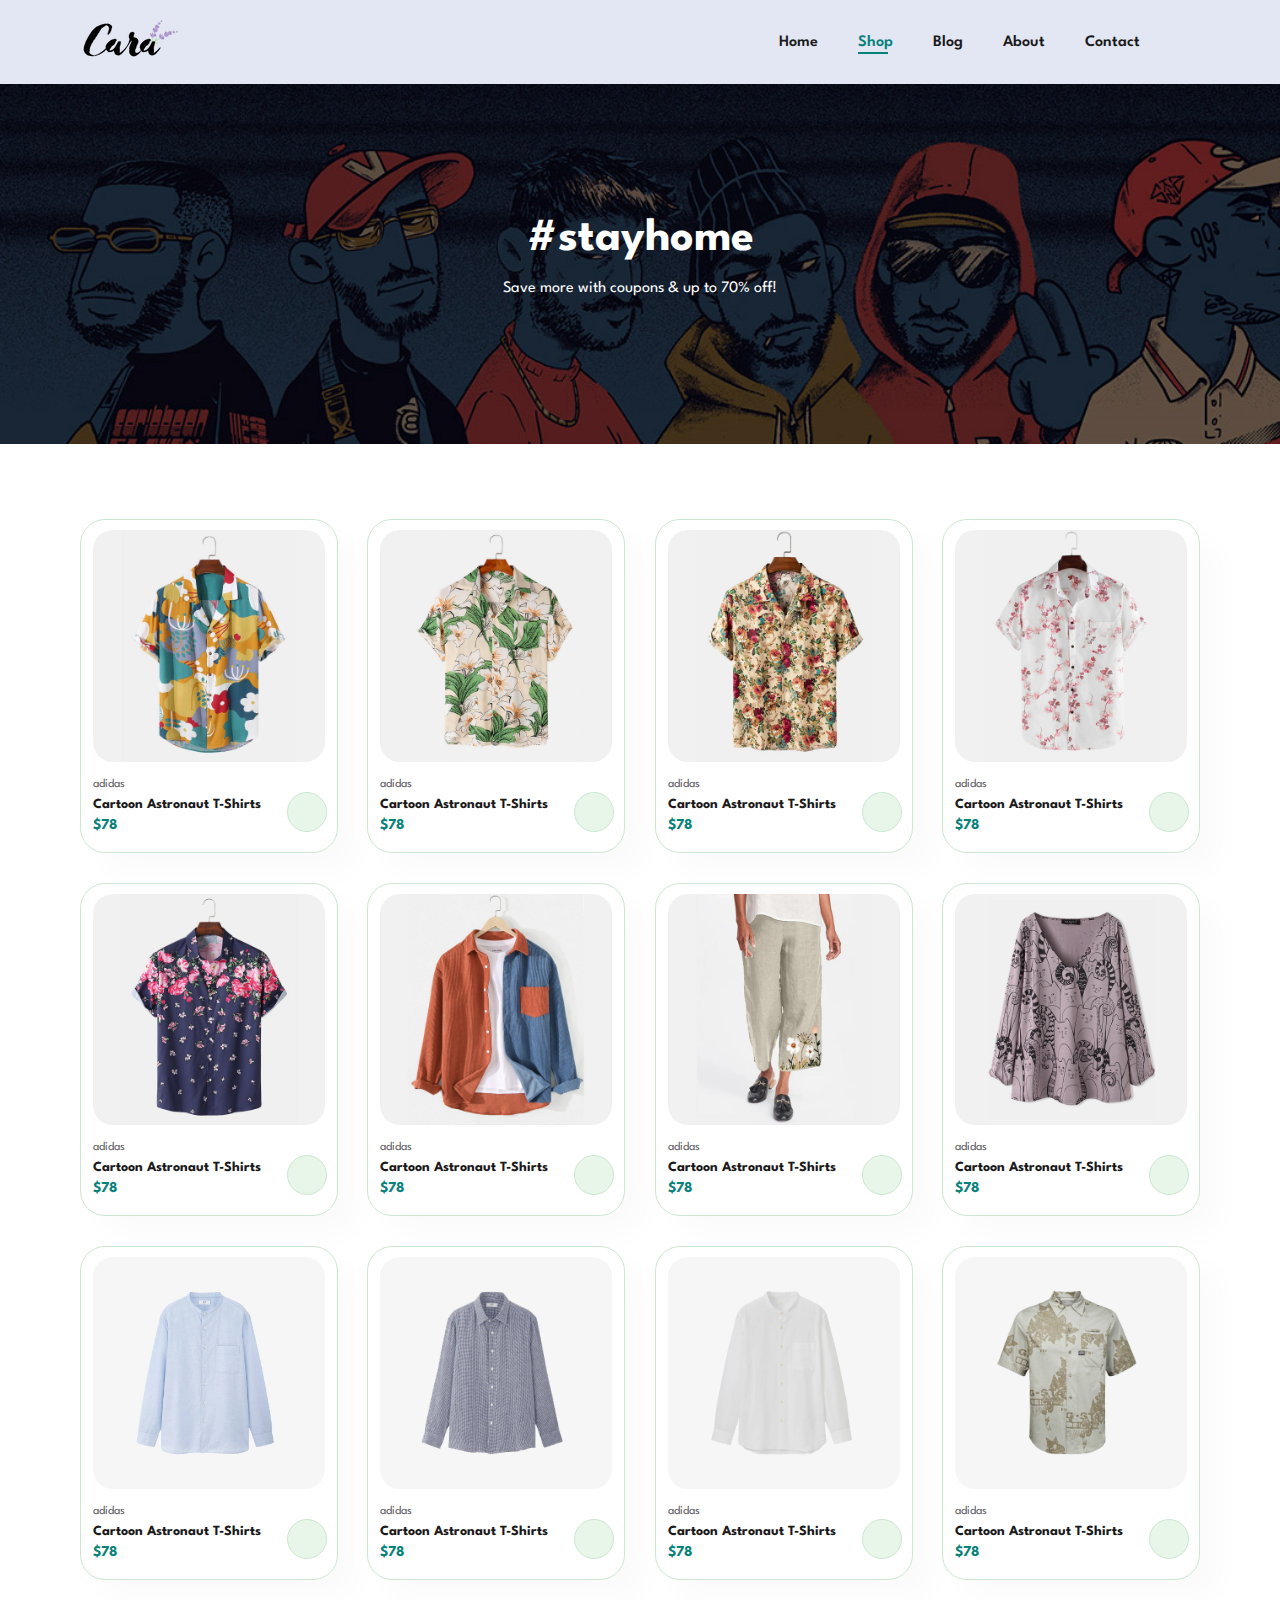
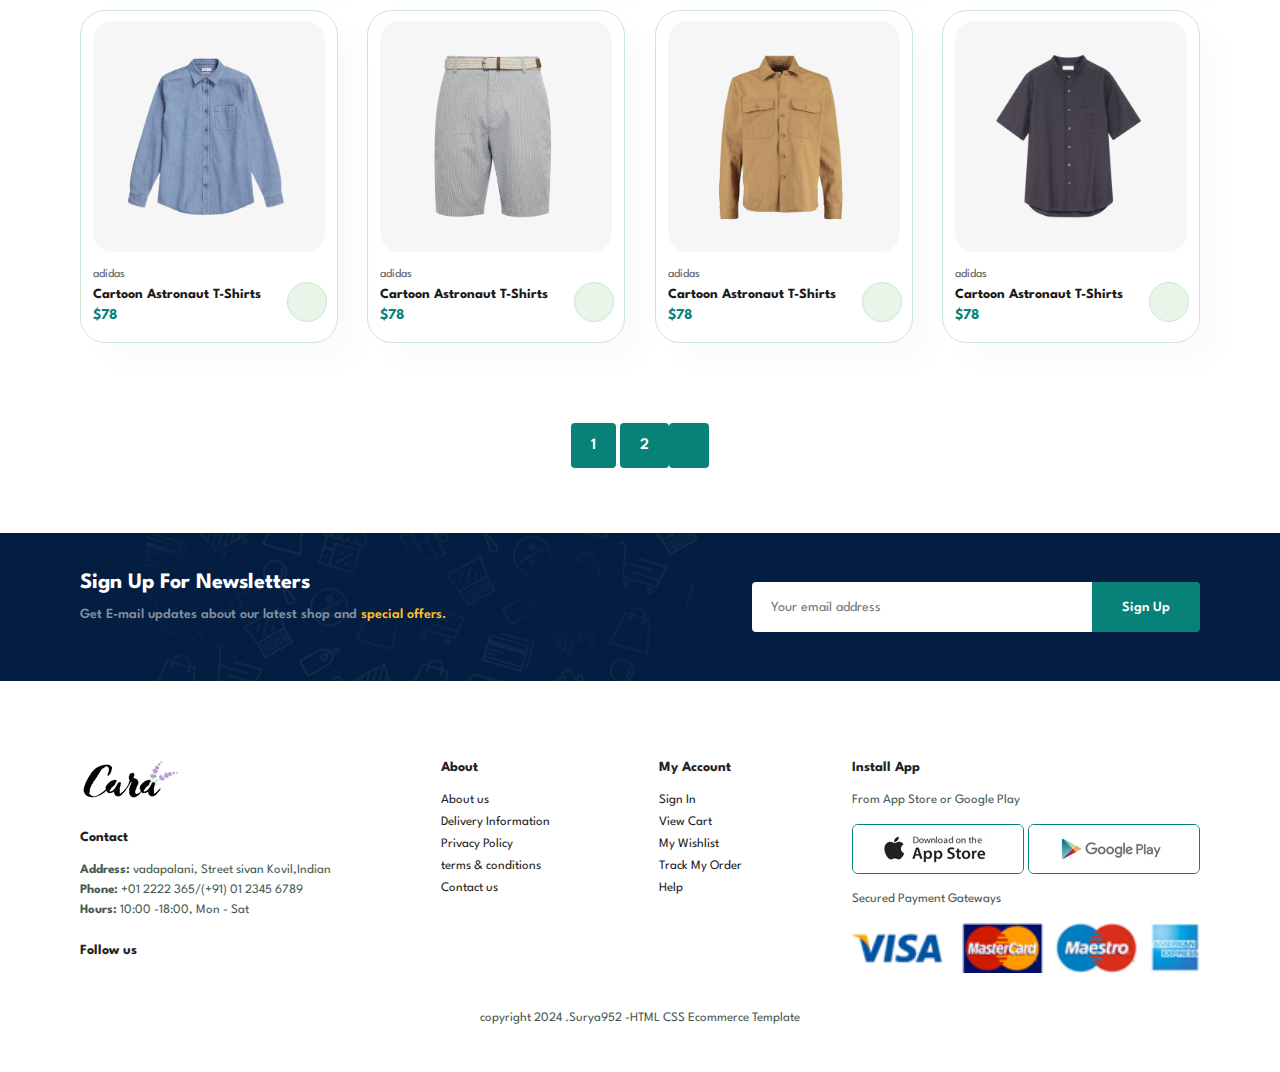
<file: E-commerce/shop.html>
<!DOCTYPE html>
<html lang="en">
<head>
    <meta charset="UTF-8">
    <meta name="viewport" content="width=device-width, initial-scale=1.0">
    <title>Surya 952 Ecommerce</title>
    <link rel="stylesheet" href="https://cdnjs.cloudflare.com/ajax/libs/font-awesome/6.7.1/css/all.min.css" integrity="sha512-5Hs3dF2AEPkpNAR7UiOHba+lRSJNeM2ECkwxUIxC1Q/FLycGTbNapWXB4tP889k5T5Ju8fs4b1P5z/iB4nMfSQ==" crossorigin="anonymous" referrerpolicy="no-referrer" />
    <link rel="stylesheet" href="./style.css">
</head>
<body>
    <section id="header">
        <a href="#"><img src="./img/logo.png" class="logo"alt=""></a>
        <div>
            <ul id="navbar">
                <li><a href="index.html">Home</a></li>
                <li><a class="active" href="shop.html">Shop</a></li>
                <li><a href="blog.html">Blog</a></li>
                <li><a href="about.html">About</a></li>
                <li><a href="contact.html">Contact</a></li>
                <li id="lg-bag"><a href="cart.html"><i class="fa-solid fa-cart-shopping"></i></a></li>
                <a href="#" id="close"><i class="fa-solid fa-xmark"></i></a>
            </ul>
        </div>
        <div id="mobile">
            
            <a href="cart.html"><i class="fa-solid fa-cart-shopping"></i></a>
            <i id="bar" class="fas fa-outdent"></i> 

        </div>
    </section>

    <section id="page-header">
        
        <h2>#stayhome</h2>
        
        <p>Save more with coupons & up to 70% off!</p>
        
    </section>

    <section id="product1" class="section-p1">
        <div class="pro-container">
            <div class="pro" onclick="window.location.href='sproduct.html';">
                <img src="./img/products/f1.jpg" alt="">
                <div class="des">
                    <span>adidas</span>
                    <h5>Cartoon Astronaut T-Shirts</h5>
                    <div class="star">
                    <i class="fas fa-star"></i>
                    <i class="fas fa-star"></i>
                    <i class="fas fa-star"></i>
                    <i class="fas fa-star"></i>
                    <i class="fas fa-star"></i>
                </div>
                <h4>$78</h4>
            </div>
            <a href="#"><i class="fa-solid fa-cart-shopping cart"></i></a>
            </div>
            <div class="pro" onclick="window.location.href='sproduct.html';">
                <img src="./img/products/f2.jpg" alt="">
                <div class="des">
                    <span>adidas</span>
                    <h5>Cartoon Astronaut T-Shirts</h5>
                    <div class="star">
                    <i class="fas fa-star"></i>
                    <i class="fas fa-star"></i>
                    <i class="fas fa-star"></i>
                    <i class="fas fa-star"></i>
                    <i class="fas fa-star"></i>
                </div>
                <h4>$78</h4>
            </div>
            <a href="#"><i class="fa-solid fa-cart-shopping cart"></i></a>
            </div>
            <div class="pro" onclick="window.location.href='sproduct.html';">
                <img src="./img/products/f3.jpg" alt="">
                <div class="des">
                    <span>adidas</span>
                    <h5>Cartoon Astronaut T-Shirts</h5>
                    <div class="star">
                    <i class="fas fa-star"></i>
                    <i class="fas fa-star"></i>
                    <i class="fas fa-star"></i>
                    <i class="fas fa-star"></i>
                    <i class="fas fa-star"></i>
                </div>
                <h4>$78</h4>
            </div>
            <a href="#"><i class="fa-solid fa-cart-shopping cart"></i></a>
            </div>
            <div class="pro" onclick="window.location.href='sproduct.html';">
                <img src="./img/products/f4.jpg" alt="">
                <div class="des">
                    <span>adidas</span>
                    <h5>Cartoon Astronaut T-Shirts</h5>
                    <div class="star">
                    <i class="fas fa-star"></i>
                    <i class="fas fa-star"></i>
                    <i class="fas fa-star"></i>
                    <i class="fas fa-star"></i>
                    <i class="fas fa-star"></i>
                </div>
                <h4>$78</h4>
            </div>
            <a href="#"><i class="fa-solid fa-cart-shopping cart"></i></a>
            </div>
            <div class="pro" onclick="window.location.href='sproduct.html';">
                <img src="./img/products/f5.jpg" alt="">
                <div class="des">
                    <span>adidas</span>
                    <h5>Cartoon Astronaut T-Shirts</h5>
                    <div class="star">
                    <i class="fas fa-star"></i>
                    <i class="fas fa-star"></i>
                    <i class="fas fa-star"></i>
                    <i class="fas fa-star"></i>
                    <i class="fas fa-star"></i>
                </div>
                <h4>$78</h4>
            </div>
            <a href="#"><i class="fa-solid fa-cart-shopping cart"></i></a>
            </div>
            <div class="pro" onclick="window.location.href='sproduct.html';">
                <img src="./img/products/f6.jpg" alt="">
                <div class="des">
                    <span>adidas</span>
                    <h5>Cartoon Astronaut T-Shirts</h5>
                    <div class="star">
                    <i class="fas fa-star"></i>
                    <i class="fas fa-star"></i>
                    <i class="fas fa-star"></i>
                    <i class="fas fa-star"></i>
                    <i class="fas fa-star"></i>
                </div>
                <h4>$78</h4>
            </div>
            <a href="#"><i class="fa-solid fa-cart-shopping cart"></i></a>
            </div>
            <div class="pro" onclick="window.location.href='sproduct.html';">
                <img src="./img/products/f7.jpg" alt="">
                <div class="des">
                    <span>adidas</span>
                    <h5>Cartoon Astronaut T-Shirts</h5>
                    <div class="star">
                    <i class="fas fa-star"></i>
                    <i class="fas fa-star"></i>
                    <i class="fas fa-star"></i>
                    <i class="fas fa-star"></i>
                    <i class="fas fa-star"></i>
                </div>
                <h4>$78</h4>
            </div>
            <a href="#"><i class="fa-solid fa-cart-shopping cart"></i></a>
            </div>
            <div class="pro" onclick="window.location.href='sproduct.html';">
                <img src="./img/products/f8.jpg" alt="">
                <div class="des">
                    <span>adidas</span>
                    <h5>Cartoon Astronaut T-Shirts</h5>
                    <div class="star">
                    <i class="fas fa-star"></i>
                    <i class="fas fa-star"></i>
                    <i class="fas fa-star"></i>
                    <i class="fas fa-star"></i>
                    <i class="fas fa-star"></i>
                </div>
                <h4>$78</h4>
            </div>
            <a href="#"><i class="fa-solid fa-cart-shopping cart"></i></a>
            </div>
        
        
            <div class="pro" onclick="window.location.href='sproduct.html';">
                <img src="./img/products/n1.jpg" alt="">
                <div class="des">
                    <span>adidas</span>
                    <h5>Cartoon Astronaut T-Shirts</h5>
                    <div class="star">
                    <i class="fas fa-star"></i>
                    <i class="fas fa-star"></i>
                    <i class="fas fa-star"></i>
                    <i class="fas fa-star"></i>
                    <i class="fas fa-star"></i>
                </div>
                <h4>$78</h4>
            </div>
            <a href="#"><i class="fa-solid fa-cart-shopping cart"></i></a>
            </div>
            <div class="pro" onclick="window.location.href='sproduct.html';">
                <img src="./img/products/n2.jpg" alt="">
                <div class="des">
                    <span>adidas</span>
                    <h5>Cartoon Astronaut T-Shirts</h5>
                    <div class="star">
                    <i class="fas fa-star"></i>
                    <i class="fas fa-star"></i>
                    <i class="fas fa-star"></i>
                    <i class="fas fa-star"></i>
                    <i class="fas fa-star"></i>
                </div>
                <h4>$78</h4>
            </div>
            <a href="#"><i class="fa-solid fa-cart-shopping cart"></i></a>
            </div>
            <div class="pro" onclick="window.location.href='sproduct.html';">
                <img src="./img/products/n3.jpg" alt="">
                <div class="des">
                    <span>adidas</span>
                    <h5>Cartoon Astronaut T-Shirts</h5>
                    <div class="star">
                    <i class="fas fa-star"></i>
                    <i class="fas fa-star"></i>
                    <i class="fas fa-star"></i>
                    <i class="fas fa-star"></i>
                    <i class="fas fa-star"></i>
                </div>
                <h4>$78</h4>
            </div>
            <a href="#"><i class="fa-solid fa-cart-shopping cart"></i></a>
            </div>
            <div class="pro" onclick="window.location.href='sproduct.html';">
                <img src="./img/products/n4.jpg" alt="">
                <div class="des">
                    <span>adidas</span>
                    <h5>Cartoon Astronaut T-Shirts</h5>
                    <div class="star">
                    <i class="fas fa-star"></i>
                    <i class="fas fa-star"></i>
                    <i class="fas fa-star"></i>
                    <i class="fas fa-star"></i>
                    <i class="fas fa-star"></i>
                </div>
                <h4>$78</h4>
            </div>
            <a href="#"><i class="fa-solid fa-cart-shopping cart"></i></a>
            </div>
            <div class="pro" onclick="window.location.href='sproduct.html';">
                <img src="./img/products/n5.jpg" alt="">
                <div class="des">
                    <span>adidas</span>
                    <h5>Cartoon Astronaut T-Shirts</h5>
                    <div class="star">
                    <i class="fas fa-star"></i>
                    <i class="fas fa-star"></i>
                    <i class="fas fa-star"></i>
                    <i class="fas fa-star"></i>
                    <i class="fas fa-star"></i>
                </div>
                <h4>$78</h4>
            </div>
            <a href="#"><i class="fa-solid fa-cart-shopping cart"></i></a>
            </div>
            <div class="pro" onclick="window.location.href='sproduct.html';">
                <img src="./img/products/n6.jpg" alt="">
                <div class="des">
                    <span>adidas</span>
                    <h5>Cartoon Astronaut T-Shirts</h5>
                    <div class="star">
                    <i class="fas fa-star"></i>
                    <i class="fas fa-star"></i>
                    <i class="fas fa-star"></i>
                    <i class="fas fa-star"></i>
                    <i class="fas fa-star"></i>
                </div>
                <h4>$78</h4>
            </div>
            <a href="#"><i class="fa-solid fa-cart-shopping cart"></i></a>
            </div>
            <div class="pro" onclick="window.location.href='sproduct.html';">
                <img src="./img/products/n7.jpg" alt="">
                <div class="des">
                    <span>adidas</span>
                    <h5>Cartoon Astronaut T-Shirts</h5>
                    <div class="star">
                    <i class="fas fa-star"></i>
                    <i class="fas fa-star"></i>
                    <i class="fas fa-star"></i>
                    <i class="fas fa-star"></i>
                    <i class="fas fa-star"></i>
                </div>
                <h4>$78</h4>
            </div>
            <a href="#"><i class="fa-solid fa-cart-shopping cart"></i></a>
            </div>
            <div class="pro" onclick="window.location.href='sproduct.html';">
                <img src="./img/products/n8.jpg" alt="">
                <div class="des">
                    <span>adidas</span>
                    <h5>Cartoon Astronaut T-Shirts</h5>
                    <div class="star">
                    <i class="fas fa-star"></i>
                    <i class="fas fa-star"></i>
                    <i class="fas fa-star"></i>
                    <i class="fas fa-star"></i>
                    <i class="fas fa-star"></i>
                </div>
                <h4>$78</h4>
            </div>
            <a href="#"><i class="fa-solid fa-cart-shopping cart"></i></a>
            </div>
        </div>
    </section>

    <section id="pagination" class="section-p1">
        <a href="#">1</a>
        <a href="#">2</a>
        <a href="#"><i class="fa-solid fa-arrow-right"></i></a>
    </section>
        

    

    <section id="newsletter" class="section-p1 section-m1">
        <div class="newstext">
            <h4>Sign Up For Newsletters</h4>
            <p>Get E-mail updates about our latest shop and <span>special offers.</span></p>
        </div>
        <div class="form">
            <input type="text" placeholder="Your email address">
            <button class="normal">Sign Up</button>
        </div>
    </section>

    <footer class="section-p1">
        <div class="col">
            <img class="logo"  src="./img/logo.png" alt="" width="140">
            <h4>Contact</h4>
            <p><strong>Address:</strong>  vadapalani, Street sivan Kovil,Indian</p>
            <p><strong>Phone: </strong> +01 2222 365/(+91) 01 2345 6789</p>
            <p><Strong>Hours: </Strong> 10:00 -18:00, Mon - Sat</p>
            
                <div class="follow">
                    <h4>Follow us</h4>
                    <div class="icon">
                        <i class="fab fa-facebook-f"></i>
                        <i class="fab fa-twitter"></i>
                        <i class="fab fa-instagram"></i>
                        <i class="fab fa-pinterest"></i>
                        <i class="fab fa-youtube"></i>
                </div>
            </div>
        </div>
        <div class="col">
            <h4>About</h4>
            <a href="#">About us</a>
            <a href="#">Delivery Information</a>
            <a href="#">Privacy Policy</a>
            <a href="#">terms & conditions</a>
            <a href="#">Contact us</a>

        </div>
        <div class="col">
            <h4>My Account</h4>
            <a href="#">Sign In</a>
            <a href="#">View Cart</a>
            <a href="#">My Wishlist</a>
            <a href="#">Track My Order</a>
            <a href="#">Help</a>

        </div>
        <div class="col install">
            <h4>Install App</h4>
            <p>From App Store or Google Play</p>
            <div class="row">
                <img src="./img/pay/app.jpg" alt="">
                <img src="./img/pay/play.jpg" alt="">

            </div>
            <p>Secured Payment Gateways</p>
            <img src="./img/pay/pay.png" alt="">
        </div>


        <div class="copyright">
            <p>copyright 2024 .Surya952 -HTML CSS Ecommerce Template</p>
        </div>
        
    </footer>



    
    <script src="script.js"></script>
    
</body>
</html>
</file>
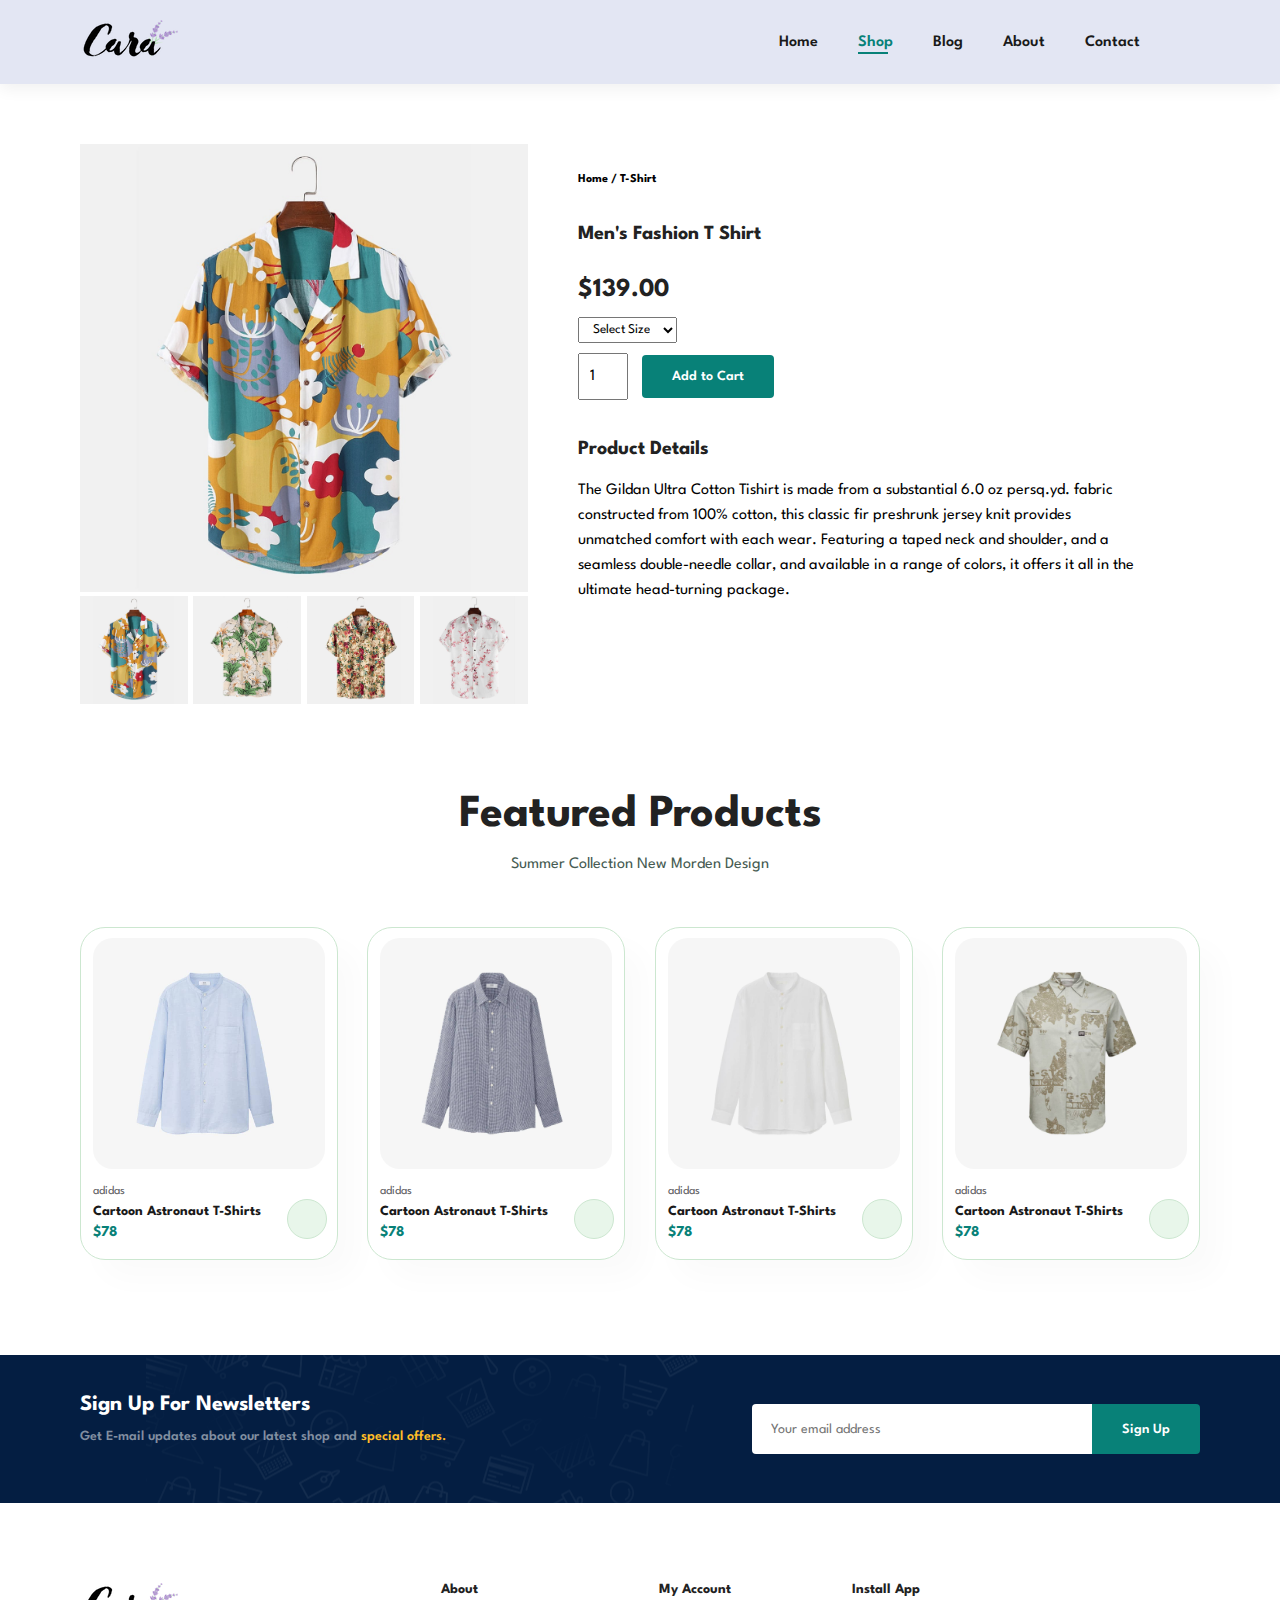
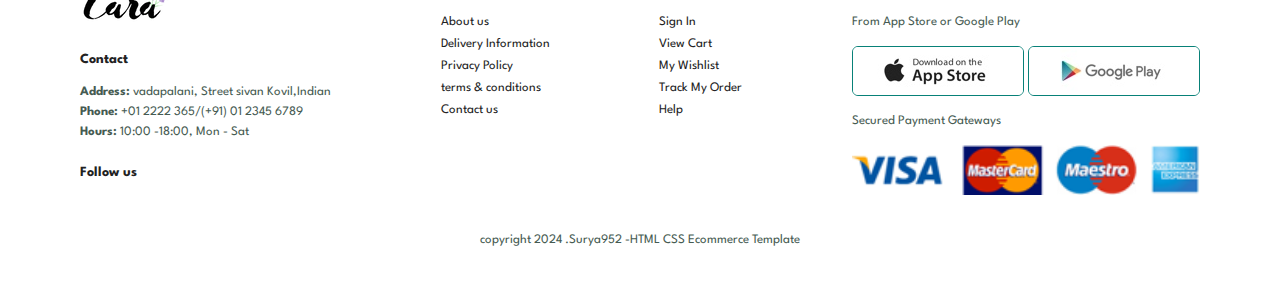
<file: E-commerce/sproduct.html>
<!DOCTYPE html>
<html lang="en">
<head>
    <meta charset="UTF-8">
    <meta name="viewport" content="width=device-width, initial-scale=1.0">
    <title>Surya 952 Ecommerce</title>
    <link rel="stylesheet" href="https://cdnjs.cloudflare.com/ajax/libs/font-awesome/6.7.1/css/all.min.css" integrity="sha512-5Hs3dF2AEPkpNAR7UiOHba+lRSJNeM2ECkwxUIxC1Q/FLycGTbNapWXB4tP889k5T5Ju8fs4b1P5z/iB4nMfSQ==" crossorigin="anonymous" referrerpolicy="no-referrer" />
    <link rel="stylesheet" href="./style.css">
</head>
<body>
    <section id="header">
        <a href="#"><img src="./img/logo.png" class="logo"alt=""></a>
        <div>
            <ul id="navbar">
                <li><a href="index.html">Home</a></li>
                <li><a class="active" href="shop.html">Shop</a></li>
                <li><a href="blog.html">Blog</a></li>
                <li><a href="about.html">About</a></li>
                <li><a href="contact.html">Contact</a></li>
                <li id="lg-bag"><a href="cart.html"><i class="fa-solid fa-cart-shopping"></i></a></li>
                <a href="#" id="close"><i class="fa-solid fa-xmark"></i></a>
            </ul>
        </div>
        <div id="mobile">
            
            <a href="cart.html"><i class="fa-solid fa-cart-shopping"></i></a>
            <i id="bar" class="fas fa-outdent"></i> 

        </div>
    </section>

    <section id="prodetails" class="section-p1">
        <div class="single-pro-image">
            <img src="./img/products/f1.jpg" width="100%" id="MainImg" alt="">
            
            <div class="small-img-group">
                <div class="small-img-col">
                    <img src="./img/products/f1.jpg" width="100%" class="small-img" alt="">
                </div>
                <div class="small-img-col">
                    <img src="./img/products/f2.jpg" width="100%" class="small-img" alt="">
                </div>
                <div class="small-img-col">
                    <img src="./img/products/f3.jpg" width="100%" class="small-img" alt="">
                </div>
                <div class="small-img-col">
                    <img src="./img/products/f4.jpg" width="100%" class="small-img" alt="">
                </div>
            </div>
        </div>

        <div class="single-pro-details">
            <h6>Home / T-Shirt</h6>
            <h4>Men's Fashion T Shirt</h4>
            <h2>$139.00</h2>
            <select>
                <option>Select Size</option>
                <option>XL</option>
                <option>XXL</option>
                <option>Small</option>
                <option>Large</option>
            </select>
            <input type="number" value="1">
            <button class="normal">Add to Cart</button>
            <h4>Product Details</h4>
            <span>The Gildan Ultra Cotton Tishirt is made from a substantial 6.0 oz
                persq.yd. fabric constructed from 100% cotton, this classic fir preshrunk jersey
                knit provides unmatched comfort with each wear. Featuring a taped neck and 
                shoulder, and a seamless double-needle collar, and available in a range of
                colors, it offers it all in the ultimate head-turning package.</span>

        </div>

    </section>


    <section id="product1" class="section-p1">
        <h2>Featured Products</h2>
        <p>Summer Collection New Morden Design</p>
        <div class="pro-container">
            <div class="pro">
                <img src="./img/products/n1.jpg" alt="">
                <div class="des">
                    <span>adidas</span>
                    <h5>Cartoon Astronaut T-Shirts</h5>
                    <div class="star">
                    <i class="fas fa-star"></i>
                    <i class="fas fa-star"></i>
                    <i class="fas fa-star"></i>
                    <i class="fas fa-star"></i>
                    <i class="fas fa-star"></i>
                </div>
                <h4>$78</h4>
            </div>
            <a href="#"><i class="fa-solid fa-cart-shopping cart"></i></a>
            </div>
            <div class="pro">
                <img src="./img/products/n2.jpg" alt="">
                <div class="des">
                    <span>adidas</span>
                    <h5>Cartoon Astronaut T-Shirts</h5>
                    <div class="star">
                    <i class="fas fa-star"></i>
                    <i class="fas fa-star"></i>
                    <i class="fas fa-star"></i>
                    <i class="fas fa-star"></i>
                    <i class="fas fa-star"></i>
                </div>
                <h4>$78</h4>
            </div>
            <a href="#"><i class="fa-solid fa-cart-shopping cart"></i></a>
            </div>
            <div class="pro">
                <img src="./img/products/n3.jpg" alt="">
                <div class="des">
                    <span>adidas</span>
                    <h5>Cartoon Astronaut T-Shirts</h5>
                    <div class="star">
                    <i class="fas fa-star"></i>
                    <i class="fas fa-star"></i>
                    <i class="fas fa-star"></i>
                    <i class="fas fa-star"></i>
                    <i class="fas fa-star"></i>
                </div>
                <h4>$78</h4>
            </div>
            <a href="#"><i class="fa-solid fa-cart-shopping cart"></i></a>
            </div>
            <div class="pro">
                <img src="./img/products/n4.jpg" alt="">
                <div class="des">
                    <span>adidas</span>
                    <h5>Cartoon Astronaut T-Shirts</h5>
                    <div class="star">
                    <i class="fas fa-star"></i>
                    <i class="fas fa-star"></i>
                    <i class="fas fa-star"></i>
                    <i class="fas fa-star"></i>
                    <i class="fas fa-star"></i>
                </div>
                <h4>$78</h4>
            </div>
            <a href="#"><i class="fa-solid fa-cart-shopping cart"></i></a>
            </div>
            
        </div>
    </section> 
    
    <section id="newsletter" class="section-p1 section-m1">
        <div class="newstext">
            <h4>Sign Up For Newsletters</h4>
            <p>Get E-mail updates about our latest shop and <span>special offers.</span></p>
        </div>
        <div class="form">
            <input type="text" placeholder="Your email address">
            <button class="normal">Sign Up</button>
        </div>
    </section>

    <footer class="section-p1">
        <div class="col">
            <img class="logo"  src="./img/logo.png" alt="" width="140">
            <h4>Contact</h4>
            <p><strong>Address:</strong>  vadapalani, Street sivan Kovil,Indian</p>
            <p><strong>Phone: </strong> +01 2222 365/(+91) 01 2345 6789</p>
            <p><Strong>Hours: </Strong> 10:00 -18:00, Mon - Sat</p>
            
                <div class="follow">
                    <h4>Follow us</h4>
                    <div class="icon">
                        <i class="fab fa-facebook-f"></i>
                        <i class="fab fa-twitter"></i>
                        <i class="fab fa-instagram"></i>
                        <i class="fab fa-pinterest"></i>
                        <i class="fab fa-youtube"></i>
                </div>
            </div>
        </div>
        <div class="col">
            <h4>About</h4>
            <a href="#">About us</a>
            <a href="#">Delivery Information</a>
            <a href="#">Privacy Policy</a>
            <a href="#">terms & conditions</a>
            <a href="#">Contact us</a>

        </div>
        <div class="col">
            <h4>My Account</h4>
            <a href="#">Sign In</a>
            <a href="#">View Cart</a>
            <a href="#">My Wishlist</a>
            <a href="#">Track My Order</a>
            <a href="#">Help</a>

        </div>
        <div class="col install">
            <h4>Install App</h4>
            <p>From App Store or Google Play</p>
            <div class="row">
                <img src="./img/pay/app.jpg" alt="">
                <img src="./img/pay/play.jpg" alt="">

            </div>
            <p>Secured Payment Gateways</p>
            <img src="./img/pay/pay.png" alt="">
        </div>


        <div class="copyright">
            <p>copyright 2024 .Surya952 -HTML CSS Ecommerce Template</p>
        </div>
        
    </footer>

    <script>
        var MainImg = document.getElementById("MainImg");
        var smalling= document.getElementsByClassName("small-img");

        smalling[0].onclick=function(){
            MainImg.src=smalling[0].src;
        }
        smalling[1].onclick=function(){
            MainImg.src=smalling[1].src;
        }
        smalling[2].onclick=function(){
            MainImg.src=smalling[2].src;
        }
        smalling[3].onclick=function(){
            MainImg.src=smalling[3].src;
        }
    </script>



    
    <script src="script.js"></script>
    
</body>
</html>
</file>
<file: E-commerce/style.css>
@import url('https://fonts.googleapis.com/css?family=Spartan:wght@100;200;300;400;500;600;700;800;900&display=swap');
*{
    margin:0;
    padding:0;
    box-sizing: border-box;
    font-family: 'Spartan',sans-serif;
    
}
h1{
    font-size:50px;
    line-height:64px;
    color:#222;
}
h2{
    font-size: 46px;
    line-height:54px;
    color: #222;
}
h4{
    font-size: 20px;
    color: #222;
}
h6{
    font-weight: 700;
    font-size: 12px;
}
p{
    font-size:16px;
    color: #465b52;
    margin:15px 0 20px 0;
}
.section-p1{
    padding: 40px 80px;
}
.section-m1{  
    margin: 40px 0;
}
button.normal{
    font-size: 14px;
    font-weight:600;
    padding:15px 30px;
    color:#000;
    background-color:#fff;
    border-radius: 4px;
    cursor:pointer;
    border:none;
    outline:none;
    transition:0.2s;

}
button.white{
    font-size: 13px;
    font-weight:600;
    padding:11px 18px;
    color:#000;
    background-color:transparent;
    cursor:pointer;
    border:1px solid #fff;
    outline:none;
    transition:0.2s;

}
body{
    width:100%;
}
/* Header Start */
#header{
    display: flex;
    align-items: center;
    justify-content: space-between;
    padding: 20px 80px;
    background: #E3E6F3;
    box-shadow: 0 5px 15px rgba(0,0,0,0.06);
    z-index: 999;
    position: sticky;


}
#navbar{
    display:flex;
    align-items: center;
    justify-content: center;
}
#navbar li{
    list-style:none;
    padding:0 20px;
    position: relative;

}
#navbar li a{
    text-decoration: none;
    font-size: 16px;
    font-weight: 600;
    color:#1a1a1a;
    transition:0.3s ease;

}
#navbar li a:hover,
#navbar li a.active{
    color: #088178 ;
}
#navbar li a.active::after,
#navbar li a:hover::after{
    content: "";
    width:30px;
    height: 2px;
    background-color: #088178;
    position: absolute;
    bottom: -4px;
    left:20px;
}
#mobile{
    display:none;
    align-items: center;
}
#close{
    display: none;
}







/* Home Page */
#hero{
    background-image: url(./img/hero4.png);
    height:90vh;
    width:100% ;
    background-size: cover;
    background-position: top 25% right 0;
    padding: 0 80px;
    display: flex;
    flex-direction: column;
    align-items: flex-start;
    justify-content: center;

}#hero h4{
    padding-bottom: 15px;

}
#hero h1{
    color: #088178;
}
#hero button{
    background-image: url(./img/button.png);
    background-color: transparent;
    color: #088178;
    border: 0;
    padding: 14px 80px 14px 64px;
    background-repeat:no-repeat ;
    cursor:pointer;
    font-weight: 700;
    font-size: 15px;
}
#feature{
    display: flex;
    align-items: center;
    justify-content: space-between;
    flex-wrap:wrap
}
#feature .fe-box{
    width: 180px;
    text-align: center;
    padding: 25px 15px;
    box-shadow:20px 20px 34px rgba(0,0,0,0.03);
    border:1px solid #cce7d0;
    border-radius: 4px;
    margin: 15px 0;
}
#feature .fe-box:hover{
    box-shadow:20px 20px 34px rgba(70,62,221,0.1);

}
#feature .fe-box img {
    width: 100%;
    margin-bottom:10px;

}
#feature .fe-box h6{
    display: inline-block;;
    padding:9px 8px 6px 8px;
    line-height: 1;
    border-radius: 4px;
    color:#088178;
    background-color: #fddde4;

}
#feature .fe-box:nth-child(2) h6{
    background-color:#cdebbc ;
}
#feature .fe-box:nth-child(3) h6{
    background-color:#d1e8f2 ;
}
#feature .fe-box:nth-child(4) h6{
    background-color:#cdd4f8 ;
}
#feature .fe-box:nth-child(5) h6{
    background-color:#f6dbf6 ;
}
#feature .fe-box:nth-child(6) h6{
    background-color:#fff2e5 ;
}

#product1{
    text-align: center;
}
#product1 .pro-container{
    display: flex;
    justify-content: space-between;
    padding-top: 20px;
    flex-wrap:wrap;
}
#product1 .pro{
    width: 23%;
    min-width:250px ;
    padding: 10px 12px;
    border:1px solid #cce7d0;
    border-radius: 25px;
    cursor: pointer;
    box-shadow: 20px 20px 30px rgba(0, 0, 0, 0.02);
    margin: 15px 0;
    transition: 0.2s ease;
    position: relative;


}
#product1 .pro:hover{
    box-shadow: 20px 20px 30px rgba(0, 0, 0, 0.06);
}
/* #product1 .pro img{
    box-shadow: 20px 20px 30px rgba(0,0,0,0.06);

} */
#product1 .pro img{
    width:100%;
    border-radius: 20px;
}
#product1 .pro .des{
    text-align:start;
    padding:10px 0;

}
#product1 .pro .des span{
    color: #606063;
    font-size:12px;
}
#product1 .pro .des h5{
    padding-top:7px;
    color:#1a1a1a;
    font-size:14px;

}
#product1 .pro .des i{
    font-size: 12px;
    color: rgb(243, 181, 25);
}
#product1 .pro .des h4{
    padding-top:7px;
    font-size: 15px;
    font-weight: 700;
    color: #088178;
}
#product1 .pro .cart{
    width:40px; 
    height: 40px;
    line-height: 40px;
    border-radius: 50px;
    background-color: #e8f6ea;
    /* font-weight: 500;  */
    color: #088178;
    border:1px solid #cce7d0 ;
    position: absolute;
    bottom:20px;
    right:10px;
 

}
#banner{
    display:flex;
    flex-direction:column;
    justify-content:center;
    align-items:center;
    text-align:center;
    background-image: url(./img/banner/b2.jpg);
    width:100%;
    height:40vh;
    background-size:cover;
    background-position:center;
}
#banner h4{
    color:#fff;
    font-size:16px;
}
#banner h2{
    color:#fff;
    font-size:30px;
    padding :10px 0;

}
#banner h2 span{
    color :#ef3636;

}
#banner button:hover{
    color:#fff;
    background:#088178;
}
#sm-banner{
    display:flex;
    justify-content :space-between;
    flex-wrap:wrap;
}
  
#sm-banner .banner-box{
    display:flex;
    flex-direction:column;
    justify-content:center;
    align-items:flex-start;     
    background-image: url(./img/banner/b17.jpg);
    min-width:580px;
    height:50vh;
    background-size:cover;
    background-position:center;
    padding:30px;
}
#sm-banner .banner-box2{
    background-image: url(./img/banner/b10.jpg);

}
#sm-banner h4{
    color:#fff;
    font-size:20px;
    font-weight:300;
}
#sm-banner h2{
    color:#fff;
    font-size:28px;
    font-weight:800;
}
#sm-banner span{
    color:#fff;
    font-size:14px;
    font-weight:500;
    padding-bottom:15px;
}

#sm-banner .banner-box:hover button{
    background:#088178;
    border:1px solid #088178;


}
#banner3{
    display:flex;
    justify-content:space-between;
    flex-wrap:wrap;
    padding:0 80px;
}
#banner3 .banner-box{
    display:flex;
    flex-direction:column;
    justify-content:center;
    align-items:flex-start;     
    background-image: url(./img/banner/b7.jpg);
    min-width:30% ;
    height:30vh;
    background-size:cover;
    background-position:center;
    padding:20px;
    margin-bottom:20px;
}
#banner3 .banner-box2{
    background-image: url(./img/banner/b4.jpg);

}
#banner3 .banner-box3{
    background-image: url(./img/banner/b18.jpg);

}
#banner3 h2{
    color: #fff;
    font-weight:900;
    font-size:22px; 
}
#banner3 h3{
    color: #ec544e;
    font-weight:800;
    font-size:15px; 
}
#newsletter{
    display:flex;
    justify-content: space-between;
    flex-wrap: wrap;
    align-items: center;
    background-image: url(./img/banner/b14.png);
    background-repeat: no-repeat;
    background-position:20% 30% ;
    background-color: #041e42;
}
#newsletter h4{
    font-size:22px;
    font-weight:700;
    color:#fff;

}
#newsletter p{
    font-size:14px;
    font-weight:600;
    color:#818ea0;

}
#newsletter p span{
    color:#ffbd27;
}
#newsletter .form{
    display: flex;
    width: 40%;
     
}
#newsletter input{
    height:3.125rem;
    padding: 0 1.25em ;
    font-size:14px;
    width:100%;
    border:1px solid transparent;
    border-radius:4px;
    outline:none;
    border-top-right-radius: 0;
    border-bottom-right-radius: 0;

}
#newsletter button{
    background-color:#088178 ;
    color:#fff;
    white-space: nowrap;
    border-top-left-radius: 0;
    border-bottom-left-radius: 0;
}
footer{
    display: flex;
    flex-wrap:wrap;
    justify-content: space-between;
       
}
footer .col{
    display: flex;
    flex-direction:column;
    align-item:flex-start;
    margin-bottom: 20px;
       
}
footer .logo{
    margin-bottom: 30px;
}
footer h4{
    font-size:14px;
    padding-bottom:20px;
}
footer p{
    font-size:13px;
    margin:0 0 8px 0;
}
footer a{
    font-size:13px;
    text-decoration: none;
    color: #222;
    margin-bottom:10px;
}
footer .follow{
    margin-top:20px;

}
footer .follow i{
    color: #465b52;
    padding-right: 4px;
    cursor:pointer;
}
footer .install .row img{
    border:1px solid #088178;
    border-radius:6px;
}
footer .install img{
    margin:10px 0 15px 0;

}
footer .follow i:hover,
footer a:hover{
    color: #088178;
}
footer .copyright{
    width: 100%;
    text-align: center;
}

/* shop Page */


#page-header{
    background-image: url(./img/banner/b1.jpg);
    width: 100%;
    height: 40vh;
    background-size:cover;
    display:flex;
    justify-content:center;
    text-align:center;
    flex-direction:column;
    padding:14px;

}
#page-header h2,
#page-header p{
    color: #fff;
}
#pagination{
    text-align: center;
}
#pagination a{
    text-decoration:none;
    background-color:#088178;
    padding:15px 20px;
    border-radius:4px;
    color:#fff;
    font-weight:600;
}
#pagination a i{
    font-size: 16px;
    font-weight:600;
}


/* single Product */
#prodetails{
    display: flex; 
    margin-top: 20px;
}
#prodetails .single-pro-image{
    width: 40%; 
    margin-right:50px;

}
.small-img-group{
    display: flex;
    justify-content: space-between;
}
.small-img-col{
    flex-basis:24%;
    cursor: pointer;
}
#prodetails .single-pro-details{
    width: 50% ;
    padding-top:30px;
}
#prodetails .single-pro-details h4{
    padding:40px 0 20px 0;
}
#prodetails .single-pro-details h2{
    font-size: 26px;
}
#prodetails .single-pro-details select{
    display: block;
    padding: 5px 10px;
    margin-bottom:10px;    
}
#prodetails .single-pro-details input{
    width: 50px;
    height: 47px;
    padding-left: 10px;
    font-size: 16px;
    margin-right: 10px;
}
#prodetails .single-pro-details input:focus{
    outline: none;
}
#prodetails .single-pro-details button{
    background: #088178;
    color: #fff;

}
#prodetails .single-pro-details span{
    line-height: 25px;
}



/* blog Page */
#page-header.blog-header{
    background-image: url(./img/banner/b19.jpg);
    width: 100%;
    height: 40vh;
    background-size:cover;
    display:flex;
    justify-content:center;
    text-align:center;
    flex-direction:column;
    padding:14px;


}
#blog{
    padding: 150px 150px 0 150px;
}
#blog .blog-box{
    display: flex;
    align-items: center;
    width: 100%;
    position: relative;
    padding-bottom: 90px;

}
#blog .blog-img{
    width: 50%;
    margin-right:40px;

}
#blog img{
    width: 100%;
    height: 300px;
    object-fit:cover;
}
#blog .blog-details{
    width: 50%;
}
#blog .blog-details a{
    text-decoration: none;
    font-size: 11px;
    color:#000;
    font-weight: 700;
    position: relative;
    transition: 0.3s;
}
#blog .blog-details a::after{
    content: "";
    width:50px;
    height:1px;
    background-color:#000;
    position:absolute;
    top:4px;
    right:-60px;

}
#blog .blog-details a:hover{
    color:#088178;

}
#blog .blog-details a:hover::after{
    background-color: #088178;
}
#blog .blog-box h1{
    position: absolute;
    top: -40px;
    left: 0;
    font-size: 70px;
    font-weight: 700;
    color:#c9cbce;
    z-index: -9;

}
 





/* About Page */
#page-header.about-header{
    background-image: url(./img/about/banner.png);
}
#about-head{
    display: flex;
    align-items: center;
}
#about-head img{
    width: 50% ;
    height: auto;
}
#about-head div{
    padding-left:40px;
}
#about-app {
    text-align:center;
}
#about-app .video{
    width: 70%;
    height: 100%;
    margin:30px auto 0 auto;
}
#about-app .video video{
    width:100%;
    height:100%; 
    border-radius:20px;
}



/* Contact Page */
#contact-details{
    display:flex;
    align-items: center;
    justify-content:space-between;

}
#contact-details .details{
    width: 40%;
}
#contact-details .details span,
#form-details form span{
       font-size: 12px;

}
#contact-details .details h2,
#form-details form h2{
    font-size:26px;
    line-height:35px;
    padding:20px 0;
}
#contact-details .details h3{
    font-size:16px;
    padding-bottom:15px;
    
}
#contact-details .details li{
    list-style:none;
    display:flex;
    padding:10px 0;

}
#contact-details .details li i{
    font-size:14px ;
    padding-right: 22px;

}
#contact-details .details li p{
    margin:0;
    font-size: 14px;

}
#contact-details .map{
    width: 55%;
    height: 400px;

}
#contact-details .map iframe{
    width: 100%;
    height: 100%;
}
#form-details{
    display: flex;
    justify-content: space-between;
    margin: 30px;
    padding: 80px;
    border: 1px solid #e1e1e1;
}

#form-details form{
    width: 65%;
    display: flex;
    flex-direction: column;
    align-items: flex-start;
}
#form-details form input,
#form-details form textarea{
    width: 100%;
    padding:12px 15px ;
    outline:none;
    margin-bottom: 20px;
    border: 1px solid #e1e1e1;


}
#form-details form button{
    background-color:#088178 ;
    color: #fff;
}
#form-details .people div{
    padding-bottom:25px;  
    display:flex;
    align-items: flex-start;
}
#form-details .people div img{
    width:65px;
    font-size:65px;
    line-height: cover;
    margin-right:15px;
}
#form-details .people div p{
    margin:0;
    font-size:13px;
    line-height:25px;
}
#form-details .people div p span{
    display:block;
    font-size:16px;
    font-weight:600;
    color:#000;

}
/* cart page */

#cart{
    overflow-x: auto;

}

#cart table{
    width:100;
    border-collapse:collapse;
    table-layout: fixed;
    white-space:nowrap;
}
#cart table img{
    width:70px;
}
#cart table td:nth-child(1){
    width:100px;
    text-align:center;
}
#cart table td:nth-child(2){
    width:150px;
    text-align:center;
}
#cart table td:nth-child(3){
    width:250px;
    text-align:center;
}
#cart table td:nth-child(4), 
#cart table td:nth-child(5),
#cart table td:nth-child(6){
    width:150px;
    text-align:center;
}
#cart table td:nth-child(5) input{
    width: 70px;
    padding: 10px 5px 10px 15px;
}
#cart table thead{
    border:1px solid #e2e9e1;
    border-left: none;
    border-right: none;
}
#cart table thead td{
    font-weight: 700;
    text-transform:uppercase;
    font-size:13px;
    padding:18px 0;
}
#cart table thead  tr td{
    padding-top:15px;

}
#cart table thead tbody td{
    font-size: 13px; 
}

#cart-add{
    display:flex;
    flex-wrap:wrap;
    justify-content:space-between;
}
#coupon{
    width: 50%;
    margin-bottom: 30px;
}
#coupon h3,
#subtotal h3{
    padding-bottom:15px;
}
#coupon input{
    padding: 10px 20px;
    outline:none;
    width:60%;
    margin-right: 10px;
    border:1px solid #e2e9e1;
}
#coupon button,
#subtotal button{
    background-color: #088178;
    color:#fff;
    padding:12px 20px ;
}

#subtotal {
    width: 50%;
    margin-bottom:30px ;
    border:1px solid #e2e9e1;
    padding: 30px;
}
#subtotal table{
    border-collapse: collapse;
    width: 100%;
    margin-bottom: 20px;



}
#subtotal table td{
     width:50px;
     border: 1px solid #e2e9e1;
     padding: 10px;
     font-size: 13px;
}





















































@media (max-width:799px ) {
    .section-p1{
        padding :40px 40px;
    }
    #navbar {
        display: flex;
        flex-direction: column;
        align-items: flex-start;
        justify-content: flex-start;  
        position: fixed;
        top: 0;
        right: -300px;
        height: 100vh;
        width: 300px;
        background-color: #E3E6F3;
        box-shadow: 0 40px 60px rgba(0, 0, 0, 0.1);
        padding: 80px 0 0 10px;
        transition: 0.3s;
    }
    #navbar.active{
        right:0px;
    }
    #navbar li{
        margin-bottom: 25px;
    }
    #mobile{
        display:flex;
        align-items: center;
    }
    #mobile i{
        color: #1a1a1a;
        font-size:20px;
        padding-left:20px;
    }
    #close{
        display: initial;
        position: absolute;
        top:30px;
        left:30px;
        color: #222;
        font-size: 24px; 
    }
    #lg-bag{
        display: none;

    }
    #hero{
        height:70vh;
        padding: 0 80px;
        background-position: top 30% right 30%;
    }
    #feature{
        justify-content:space-between ;
    }
    #feature .fe-box{
        margin:15px 15px;
    } 
    #product1 .pro-container{
        justify-content: center;
    }
    #product1 .pro{
        margin:15px;
    }
    #banner{ 
        height: 20vh ;
    }
    #sm-banner .banner-box{
        min-width:100%;
        height:30vh;


    }
    #banner3{
        padding:0 30px;

    }
    #banner3 .banner-box{
        width: 28%;
    }
    #newsletter .form{
        width: 70%;
    }

    /* contact page */
    #form-details{
        padding:40px;
    }
    #form-details form{
        width: 50%;
        
    }





}



























@media (max-width:477px){
    .section-p1{
        padding:20px;

    }
    #header{
        padding:10px 30px;
    }
    h1{
        font-size: 38px;
    }
    h2{ 
        font-size:32px;
    }
    #hero{
        padding:0 20px;
        background-position: 55%;
    }
    #feature{
        justify-content: space-between;
    }
    #feature .fe-box{
        width: 155px;
        margin: 0 0 15px 0;
    }
    #product1 .pro{
        width: 100%;
    }
    #banner{
        height: 40vh;

    }
    #sm-banner .banner-box{
        height: 40vh;
    }
    #sm-banner .banner-box2{
        margin-top: 20px;
    }
    #banner3{
        padding: 0 20px;
    }
    #banner3 .banner-box{
        width:100%;
    }
    #newsletter{
        padding: 40px 20px;
    }
    #newsletter .form{
        width: 100%;
    }
    footer .copyright{
        width: 100%;
        text-align:start;
    }
    /* single product */
    #prodetails{
        display: flex;
        flex-direction: column;
    }
    #prodetails .single-pro-image{
        width:100%;
        margin-right:0px;

    }
    #prodetails .single-pro-details{
        width:100%;
    }

    /* blog page */

    #blog{
        padding: 100px 20px 0 20px ;

    }
    #blog .blog-box{
        display: flex;
        flex-direction: column;
        align-items: flex-start;
    }
    
    #blog .blog-img{
        width: 100%;
        margin-right: 0px;
        margin-bottom:30px;
    }
    #blog .blog-details{
        width: 100%;
    }

    /* about page */

    #about-head{
        flex-direction: column;
    }
    #about-head img{
        width:100%;
        margin-bottom:20px; 
    }
    #about-head div{
        padding-left:0px;
    }
    #about-app .video{
        width: 100%; 
    }

    /* contact page  */
    #contact-details{
        flex-direction: column;

    }
    #contact-details .details{
         width:100%;
         margin-bottom:30px;
    }
    #contact-details .map{
        width:100%;
    }

    #form-details {
        margin: 10px;
        padding: 30px 10px ;
        flex-wrap: wrap;
    }
    #form-details form{
        width: 100%;
        margin-bottom: 30px;
    }
    /* cart page */
    #cart-add{
        flex-direction  :column ;
    }
    #coupon{
        width:100%;
    }
    #subtotal{
        width: 100%;
        padding: 20px;
    }


   



}
</file>
